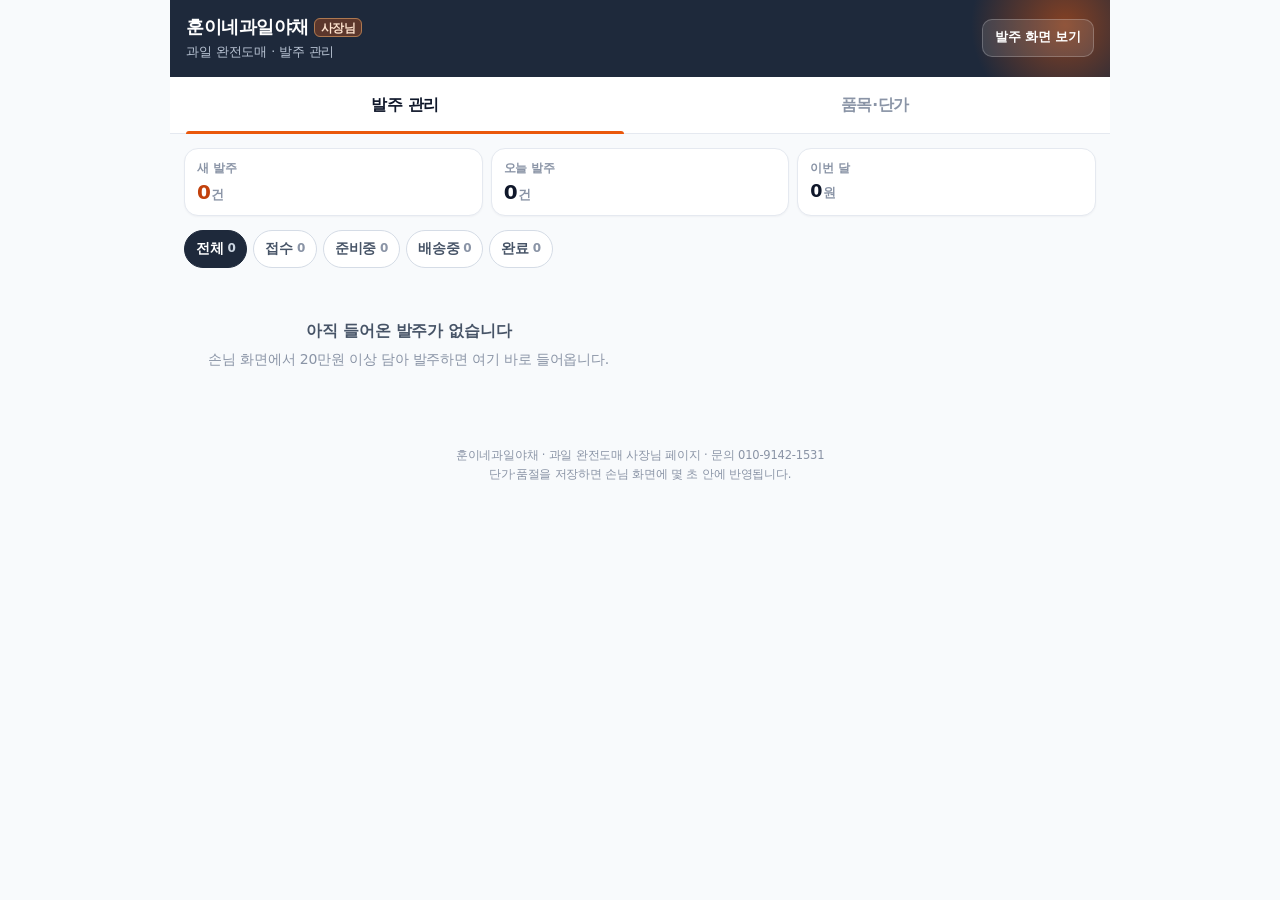
<file: fruit-wholesale-admin.html>
<!DOCTYPE html>
<html lang="ko">
<head>
<meta charset="utf-8">
<meta name="viewport" content="width=device-width, initial-scale=1, viewport-fit=cover">
<meta name="theme-color" content="#1E293B">
<title>훈이네과일야채 과일 완전도매 | 사장님</title>
<meta name="description" content="훈이네과일야채 과일 완전도매 사장님 페이지. 들어온 박스 발주 확인·상태 변경, 품목별 단가·품절·최소주문금액 관리.">
<link rel="preconnect" href="https://hiulxicbowkffoxjtvye.supabase.co" crossorigin>
<link rel="icon" href="data:image/svg+xml,%3Csvg xmlns='http://www.w3.org/2000/svg' viewBox='0 0 64 64'%3E%3Crect width='64' height='64' rx='16' fill='%232E6B3B'/%3E%3Ctext x='32' y='44' font-size='34' font-weight='800' text-anchor='middle' fill='%23fff' font-family='Apple SD Gothic Neo,Malgun Gothic,sans-serif'%3E훈%3C/text%3E%3C/svg%3E">
<style>
*{box-sizing:border-box}
:root{
  --navy:#1E293B; --navy-2:#0F172A;
  --orange:#EA580C; --orange-d:#C2410C; --orange-l:#FFF2E8; --orange-line:#FCD9BC;
  --bg:#F8FAFC; --card:#fff; --line:#E5E9F0; --line-2:#D5DCE6;
  --ink:#0F172A; --ink2:#475467; --ink3:#8A94A6;
  --green:#0F7B3F; --green-l:#E8F7EE;
  --blue:#0B63A8; --blue-l:#E7F3FF;
  --sh:0 1px 2px rgba(15,23,42,.05),0 8px 22px rgba(15,23,42,.05);
  --r:16px;
}
html{-webkit-text-size-adjust:100%}
[hidden]{display:none !important}
html,body{margin:0}
body{background:var(--bg);color:var(--ink);line-height:1.45;
  font-family:-apple-system,BlinkMacSystemFont,"Apple SD Gothic Neo","Malgun Gothic","Noto Sans KR",system-ui,sans-serif;
  -webkit-font-smoothing:antialiased;word-break:keep-all;overflow-wrap:break-word;letter-spacing:-.1px}
body.lock{overflow:hidden}
img{display:block;max-width:100%}
button{font:inherit;color:inherit;border:0;background:none;cursor:pointer;padding:0;-webkit-tap-highlight-color:transparent}
input{font:inherit;color:inherit}
a{color:inherit;text-decoration:none}

.app{max-width:940px;margin:0 auto;min-height:100vh;padding-bottom:40px}

/* 헤더 */
.hd{background:var(--navy);color:#fff;padding:14px 16px 16px;position:relative;overflow:hidden}
.hd::after{content:"";position:absolute;right:-50px;top:-70px;width:190px;height:190px;border-radius:50%;
  background:radial-gradient(circle,rgba(234,88,12,.5),rgba(234,88,12,0) 70%)}
.hd-row{display:flex;align-items:center;gap:10px;position:relative;z-index:1}
.hd-name{font-size:18px;font-weight:800;letter-spacing:-.5px}
.hd-name em{font-style:normal;font-size:11.5px;font-weight:800;color:#FFE4CF;background:rgba(234,88,12,.3);
  border:1px solid rgba(253,186,116,.5);border-radius:6px;padding:1.5px 6px;margin-left:5px;vertical-align:2px}
.hd-sub{margin-top:3px;font-size:12.5px;color:#B9C4D4}
.hd-link{margin-left:auto;height:38px;padding:0 12px;border-radius:10px;background:rgba(255,255,255,.11);
  border:1px solid rgba(255,255,255,.22);color:#fff;font-size:13px;font-weight:800;display:inline-flex;
  align-items:center;gap:4px;flex:0 0 auto}

/* 탭 */
.tabs{position:sticky;top:0;z-index:30;background:#fff;border-bottom:1px solid var(--line);display:flex}
.tabs button{flex:1 1 0;height:56px;font-size:15.5px;font-weight:800;color:var(--ink3);position:relative;
  display:flex;align-items:center;justify-content:center;gap:6px;letter-spacing:-.3px}
.tabs button.on{color:var(--ink)}
.tabs button.on::after{content:"";position:absolute;left:16px;right:16px;bottom:-1px;height:3px;
  background:var(--orange);border-radius:3px 3px 0 0}
.tabs .bubble{min-width:20px;height:20px;border-radius:10px;background:var(--orange);color:#fff;
  font-size:11.5px;font-weight:800;display:inline-flex;align-items:center;justify-content:center;padding:0 5px}

/* 요약 */
.stats{display:grid;grid-template-columns:repeat(3,1fr);gap:8px;padding:14px 14px 2px}
.stat{background:#fff;border:1px solid var(--line);border-radius:14px;padding:11px 12px;box-shadow:0 1px 2px rgba(15,23,42,.04)}
.stat .lb{font-size:12px;font-weight:800;color:var(--ink3);letter-spacing:-.2px}
.stat .vl{margin-top:3px;font-size:20px;font-weight:800;letter-spacing:-.8px;line-height:1.15}
.stat .vl small{font-size:12.5px;font-weight:800;color:var(--ink3);margin-left:1px;letter-spacing:-.2px}
.stat.hot .vl{color:var(--orange-d)}
.stat.money .vl{font-size:17.5px}

/* 상태 필터 */
.filters{display:flex;flex-wrap:wrap;gap:6px;padding:12px 14px 4px}
.filters button{flex:0 0 auto;height:38px;padding:0 11px;border-radius:999px;border:1.5px solid var(--line-2);
  background:#fff;font-size:13.5px;font-weight:800;color:var(--ink2);display:inline-flex;align-items:center;gap:4px;letter-spacing:-.3px}
.filters button .n{font-size:12px;font-weight:800;color:var(--ink3)}
.filters button.on{background:var(--navy);border-color:var(--navy);color:#fff}
.filters button.on .n{color:#CBD5E1}

.olist{padding:10px 14px 20px;display:flex;flex-direction:column;gap:11px}
@media(min-width:980px){ .olist{display:grid;grid-template-columns:1fr 1fr;gap:13px;align-items:start} }

.ocard{background:#fff;border:1px solid var(--line);border-radius:var(--r);padding:14px;box-shadow:0 1px 2px rgba(15,23,42,.04)}
.ocard.new{border-color:var(--orange-line);box-shadow:0 0 0 3px rgba(234,88,12,.07),0 1px 2px rgba(15,23,42,.04)}
.orow{display:flex;align-items:center;gap:8px}
.oshop{font-size:17px;font-weight:800;letter-spacing:-.5px;min-width:0;overflow:hidden;text-overflow:ellipsis;white-space:nowrap}
.chip{margin-left:auto;flex:0 0 auto;font-size:12px;font-weight:800;letter-spacing:-.2px;border-radius:7px;padding:3px 8px;background:#EFF2F6;color:var(--ink2)}
.chip.s0{background:#EEF4FF;color:#2456A6}
.chip.s1{background:var(--orange-l);color:var(--orange-d)}
.chip.s2{background:var(--blue-l);color:var(--blue)}
.chip.s3{background:var(--green-l);color:var(--green)}
.ono{margin-top:3px;font-size:12px;font-weight:800;color:var(--ink3);letter-spacing:.1px;font-variant-numeric:tabular-nums}
.ometa{margin-top:5px;font-size:12.5px;color:var(--ink3);font-weight:700;letter-spacing:-.2px}
.olines{list-style:none;margin:9px 0 0;padding:9px 0 0;border-top:1px dashed #E7EBF1}
.olines li{display:flex;gap:7px;align-items:baseline;font-size:13.5px;padding:3px 0}
.olines li .nm{font-weight:800;letter-spacing:-.2px}
.olines li .sp{color:var(--ink3);font-size:12px;font-weight:700}
.olines li .qt{margin-left:auto;font-weight:800;color:var(--orange-d);flex:0 0 auto}
.olines li .am{flex:0 0 82px;text-align:right;color:var(--ink2);font-weight:700;font-variant-numeric:tabular-nums}
.ototal{display:flex;align-items:baseline;gap:6px;margin-top:9px;padding-top:9px;border-top:1px solid var(--line);font-size:13px;color:var(--ink2);font-weight:700}
.ototal b{margin-left:auto;font-size:19px;font-weight:800;color:var(--ink);letter-spacing:-.7px}
.oclient{margin-top:8px;font-size:12.5px;color:var(--ink2);line-height:1.6;letter-spacing:-.2px}
.oclient span{display:block}
.oclient b{color:var(--ink);font-weight:800}
.oclient .tel{display:inline-block;padding:1px 0;font-size:14.5px;letter-spacing:-.2px}
.omemo{margin-top:7px;font-size:12.5px;color:#7C4A12;background:#FFF8EC;border:1px solid #F7E3C3;
  border-radius:9px;padding:7px 9px;line-height:1.5;letter-spacing:-.2px}
.osteps{display:grid;grid-template-columns:repeat(4,1fr);gap:5px;margin-top:11px}
.osteps button{height:42px;border-radius:10px;border:1.5px solid var(--line-2);background:#fff;
  font-size:13.5px;font-weight:800;color:var(--ink3);letter-spacing:-.3px}
.osteps button.done{background:#F6F9FC;border-color:#E1E8F0;color:#7E8DA1}
.osteps button.now{background:var(--navy);border-color:var(--navy);color:#fff}
.osteps button.next{color:var(--ink2);border-color:var(--line-2)}
.osteps button:active{transform:scale(.985)}
.oempty{text-align:center;color:var(--ink3);font-size:14px;line-height:1.7;padding:36px 12px;letter-spacing:-.2px}
.oempty b{display:block;font-size:15.5px;color:var(--ink2);margin-bottom:4px}

/* 품목·단가 */
.panel{padding:14px 14px 20px}
.minbox{background:#fff;border:1px solid var(--line);border-radius:var(--r);padding:14px;box-shadow:0 1px 2px rgba(15,23,42,.04)}
.minbox h3{margin:0;font-size:15px;font-weight:800;letter-spacing:-.4px}
.minbox p{margin:3px 0 10px;font-size:12.5px;color:var(--ink3);letter-spacing:-.2px}
.minrow{display:flex;align-items:center;gap:8px}
.minrow input{flex:1 1 auto;min-width:0;height:50px;border:1.5px solid var(--line-2);border-radius:12px;
  padding:0 13px;font-size:17px;font-weight:800;text-align:right;outline:none;appearance:none;font-variant-numeric:tabular-nums}
.minrow input:focus{border-color:var(--navy);box-shadow:0 0 0 3px rgba(30,41,59,.08)}
.minrow .won{font-size:16px;font-weight:800;color:var(--ink2)}

.ihead{padding:16px 2px 8px}
.ihead h3{margin:0;font-size:16px;font-weight:800;letter-spacing:-.4px}
.ihead p{margin:3px 0 0;font-size:12.5px;color:var(--ink3);font-weight:700;letter-spacing:-.2px;line-height:1.5}

.ilist{display:flex;flex-direction:column;gap:9px}
.irow{display:grid;grid-template-columns:52px 1fr auto;gap:10px;align-items:center;background:#fff;
  border:1px solid var(--line);border-radius:14px;padding:10px 11px;box-shadow:0 1px 2px rgba(15,23,42,.04)}
.irow .th{width:52px;height:52px;border-radius:10px;overflow:hidden;background:#F1F4F8}
.irow .th img{width:100%;height:100%;object-fit:cover}
.irow .nm{font-size:15px;font-weight:800;letter-spacing:-.3px;min-width:0;overflow:hidden;text-overflow:ellipsis;white-space:nowrap}
.irow .sp{font-size:12px;color:var(--ink3);font-weight:700;margin-top:1px}
.irow .pr{display:flex;align-items:center;gap:5px}
.irow .pr input{width:104px;height:44px;border:1.5px solid var(--line-2);border-radius:10px;padding:0 9px;
  font-size:15px;font-weight:800;text-align:right;outline:none;appearance:none;font-variant-numeric:tabular-nums}
.irow .pr input:focus{border-color:var(--navy);box-shadow:0 0 0 3px rgba(30,41,59,.08)}
.irow .pr .u{font-size:13px;font-weight:800;color:var(--ink3)}
.irow.sold .th img{filter:grayscale(.8);opacity:.7}
.irow.sold .nm{color:var(--ink3)}
.tglrow{grid-column:1 / -1;display:flex;align-items:center;gap:8px;padding-top:8px;border-top:1px dashed #EDF0F5;margin-top:2px}
.tgl{width:52px;height:30px;border-radius:15px;background:#E3E9F1;position:relative;transition:background .14s;flex:0 0 auto}
.tgl::after{content:"";position:absolute;top:3px;left:3px;width:24px;height:24px;border-radius:50%;background:#fff;
  box-shadow:0 1px 3px rgba(15,23,42,.2);transition:transform .14s}
.tgl.on{background:var(--orange)}
.tgl.on::after{transform:translateX(22px)}
.tgl-lb{font-size:13px;font-weight:800;color:var(--ink2);letter-spacing:-.2px}
.tgl-lb.on{color:var(--orange-d)}
.savebar{position:sticky;bottom:0;background:var(--bg);padding:12px 0 6px;margin-top:14px;
  border-top:1px solid var(--line);box-shadow:0 -6px 14px rgba(248,250,252,.9)}
.savebar .row{display:flex;gap:8px;align-items:center}
.savebar .dirty{font-size:12.5px;font-weight:800;color:var(--orange-d);letter-spacing:-.2px}
.primary{flex:1 1 auto;height:54px;border-radius:13px;background:var(--orange);color:#fff;font-size:17px;
  font-weight:800;letter-spacing:-.4px;box-shadow:0 6px 16px rgba(234,88,12,.24)}
.primary:active{background:var(--orange-d)}
.ghost{flex:0 0 auto;height:54px;padding:0 16px;border-radius:13px;border:1.5px solid var(--line-2);
  background:#fff;font-size:15px;font-weight:800;color:var(--ink2)}

.toast{position:fixed;left:50%;bottom:22px;transform:translateX(-50%) translateY(8px);z-index:80;
  background:rgba(15,23,42,.94);color:#fff;font-size:14px;font-weight:800;letter-spacing:-.3px;border-radius:12px;
  padding:11px 16px;opacity:0;pointer-events:none;transition:opacity .16s,transform .16s;max-width:88vw;text-align:center}
.toast.on{opacity:1;transform:translateX(-50%) translateY(0)}
.ft{padding:18px 14px 26px;text-align:center;font-size:11.5px;color:var(--ink3);line-height:1.7;letter-spacing:-.2px}
.sync{font-size:11.5px;font-weight:800;color:var(--ink3);letter-spacing:-.2px}
.sync.off{color:#B45309}

/* ── 모바일 편의 패치 (2026-11-24) — 손가락 터치 영역·작은 글씨 가독성 ── */
@media (max-width:820px),(pointer:coarse){
  .hd-link{height:44px;display:inline-flex;align-items:center}
  .filters button{height:44px;font-size:14px}
  .irow .th{width:56px;height:56px}
}
</style>
</head>
<body>
<div class="app">
  <header class="hd">
    <div class="hd-row">
      <div>
        <div class="hd-name">훈이네과일야채<em>사장님</em></div>
        <div class="hd-sub">과일 완전도매 · 발주 관리</div>
      </div>
      <a class="hd-link" href="fruit-wholesale.html">발주 화면 보기</a>
    </div>
  </header>

  <nav class="tabs">
    <button type="button" data-tab="orders" class="on">발주 관리 <span class="bubble" id="tabNew" hidden>0</span></button>
    <button type="button" data-tab="items">품목·단가</button>
  </nav>

  <section id="tab-orders">
    <div class="stats" id="stats"></div>
    <div class="filters" id="filters"></div>
    <div class="olist" id="olist"></div>
  </section>

  <section id="tab-items" hidden>
    <div class="panel">
      <div class="minbox">
        <h3>최소 발주금액</h3>
        <p>손님 화면에서 이 금액이 넘어야 발주 버튼이 열립니다.</p>
        <div class="minrow">
          <input id="minOrder" type="text" inputmode="numeric" value="200000" aria-label="최소 발주금액">
          <span class="won">원</span>
        </div>
      </div>
      <div class="ihead"><h3>품목 12종 · 박스 단가</h3><p>단가를 고치고 품절을 켜 두면 손님 화면에 바로 반영됩니다.</p></div>
      <div class="ilist" id="ilist"></div>
      <div class="savebar">
        <div class="row">
          <button class="primary" type="button" id="btnSave">단가·품절 저장</button>
          <button class="ghost" type="button" id="btnReset">되돌리기</button>
        </div>
        <div style="margin-top:7px"><span class="dirty" id="dirty"></span> <span class="sync" id="syncState"></span></div>
      </div>
    </div>
  </section>

  <footer class="ft">
    훈이네과일야채 · 과일 완전도매 사장님 페이지 · 문의 010-9142-1531<br>
    단가·품절을 저장하면 손님 화면에 몇 초 안에 반영됩니다.
  </footer>
</div>

<div class="toast" id="toast" role="status"></div>

<script>
/* ═══════════════════════════════════════════════════════════════════
   공용 코드 — 손님 발주 화면(fruit-wholesale.html)과 사장님 화면
   (fruit-wholesale-admin.html)이 같은 품목·단가·발주서를 쓰도록 함께 쓴다.
   ═══════════════════════════════════════════════════════════════════ */

var SHOP_NAME  = "훈이네과일야채";
var SHOP_LINE  = "과일 완전도매";
var SHOP_PHONE = "010-9142-1531";

/* ── 카테고리 (과일만) ─────────────────────────────────────────── */
var CATS = [
  { key: "all",    label: "전체",        icon: "📦" },
  { key: "berry",  label: "딸기·베리",   icon: "🍓" },
  { key: "citrus", label: "감귤·만감",   icon: "🍊" },
  { key: "pome",   label: "사과·배·감",  icon: "🍎" },
  { key: "grape",  label: "포도·수입과일", icon: "🍇" }
];

/* ── 도매 박스 품목 12종 ────────────────────────────────────────────
   weight = 박스 중량(kg) · spec = 박스 규격 · grade = 등급
   사장님 페이지에서 단가·품절을 바꾸면 카탈로그(공용 저장소)에 저장된다. */
var ITEMS = [
  { id: "strawberry", name: "설향 딸기",    cat: "berry",  img: "strawberry",
    grade: "특",     spec: "2kg 박스",   weight: 2,   origin: "논산",     price: 38000,
    sub: "4x5 2팩 · 당도 선별", badge: "마트 인기" },

  { id: "blueberry",  name: "블루베리",     cat: "berry",  img: "blueberry",
    grade: "특",     spec: "1.5kg 박스", weight: 1.5, origin: "칠레",     price: 32000,
    sub: "125g 12팩 · 냉장" },

  { id: "tangerine",  name: "제주 노지감귤", cat: "citrus", img: "tangerine",
    grade: "특",     spec: "10kg 박스",  weight: 10,  origin: "제주",     price: 23000,
    sub: "2L 사이즈 · 흠과 선별", badge: "식당 인기" },

  { id: "goldenhwang", name: "황금향",      cat: "citrus", img: "goldenhwang",
    grade: "로얄과", spec: "5kg 박스",   weight: 5,   origin: "제주",     price: 33000,
    sub: "12~14과 · 산지 선과" },

  { id: "hallabong",  name: "한라봉",       cat: "citrus", img: "orange",
    grade: "로얄과", spec: "5kg 박스",   weight: 5,   origin: "제주",     price: 36000,
    sub: "14~16과 · 당도 선별", badge: "선물 인기" },

  { id: "apple",      name: "안동 부사사과", cat: "pome",   img: "apple",
    grade: "특",     spec: "10kg 박스",  weight: 10,  origin: "안동",     price: 42000,
    sub: "14~16과 · 3번 선별", badge: "마트 인기" },

  { id: "pear",       name: "나주 신고배",  cat: "pome",   img: "pear",
    grade: "로얄과", spec: "7.5kg 박스", weight: 7.5, origin: "나주",     price: 39000,
    sub: "12과 · 왕알 선별" },

  { id: "persimmon",  name: "창원 단감",    cat: "pome",   img: "persimmon",
    grade: "특",     spec: "10kg 박스",  weight: 10,  origin: "창원",     price: 34000,
    sub: "20~22과 · 아삭한 식감" },

  { id: "shine",      name: "샤인머스켓",    cat: "grape",  img: "shine",
    grade: "로얄과", spec: "2kg 박스",   weight: 2,   origin: "상주",     price: 41000,
    sub: "4~5수 · 당도 18브릭스", badge: "인기" },

  { id: "campbell",   name: "캠벨포도",     cat: "grape",  img: "campbell",
    grade: "특",     spec: "5kg 박스",   weight: 5,   origin: "영천",     price: 28000,
    sub: "송이 8~9개" },

  { id: "mango",      name: "골드망고",     cat: "grape",  img: "mango",
    grade: "특",     spec: "5kg 박스",   weight: 5,   origin: "태국",     price: 35000,
    sub: "4~5과 · 후숙 완료" },

  { id: "kiwi",       name: "골드키위",     cat: "grape",  img: "kiwi",
    grade: "특",     spec: "10kg 박스",  weight: 10,  origin: "뉴질랜드", price: 33000,
    sub: "30~33과 · 제스프리" }
];

/* ── 발주 진행 상태 ─────────────────────────────────────────────── */
var STATUS = [
  { key: "received",  label: "접수",   short: "접수" },
  { key: "preparing", label: "준비중", short: "준비" },
  { key: "shipping",  label: "배송중", short: "배송" },
  { key: "done",      label: "완료",   short: "완료" }
];
function statusInfo(key){
  for (var i = 0; i < STATUS.length; i++) if (STATUS[i].key === key) return { s: STATUS[i], idx: i };
  return { s: STATUS[0], idx: 0 };
}
function statusIdx(key){ return statusInfo(key).idx; }

var PAYS = [
  { key: "transfer", label: "계좌이체",        note: "발주 확인 후 계좌 안내" },
  { key: "credit",   label: "거래처 정산 협의", note: "정산일은 사장님과 협의" }
];
function payLabel(key){
  for (var i = 0; i < PAYS.length; i++) if (PAYS[i].key === key) return PAYS[i].label;
  return PAYS[0].label;
}

/* ── 저장 키 ────────────────────────────────────────────────────── */
var MIN_ORDER_DEFAULT = 200000;
var CAT_KEY   = "hoonie_fw_catalog_v1";  // 사장님이 고친 단가·품절·최소주문금액
var ORD_KEY   = "hoonie_fw_orders_v1";   // 이 기기가 아는 발주서 (손님은 자기 것만)
var MINE_KEY  = "hoonie_fw_mine_v1";     // 이 기기에서 넣은 발주번호
var CUST_KEY  = "hoonie_fw_customer_v1"; // 최근 발주한 상호·연락처·주소

/* ── 공용 저장소 (Supabase app_state) ─────────────────────────────
   기기 저장소는 빠른 캐시로 두고, 사장님 화면과 손님 화면이 다른 기기여도
   같은 단가·발주서를 보도록 공용 DB에도 함께 저장한다.
   인터넷이 없거나 file:// 로 열면 이 기기 저장소만으로 그대로 동작한다. */
var SB_URL      = "https://hiulxicbowkffoxjtvye.supabase.co";
var SB_KEY      = "sb_publishable_89p69vS6pSVQBJfImjKMrw__mvxKVg3";
var SB_CATALOG  = "fruit_wholesale_catalog";
var SB_ORDERS   = "fruit_wholesale_orders";
var SB_POLL_MS  = 5000;
var FORCE_OFFLINE = false;

/* 테스트·점검용: 공용 DB 접속을 끄고 이 기기 저장소만 쓴다 */
function offline(){ FORCE_OFFLINE = true; }
function setOffline(v){ FORCE_OFFLINE = !!v; }
function sbOn(){
  return !FORCE_OFFLINE && !!window.fetch && /^https?:$/.test(location.protocol);
}
function sbCall(path, opt){
  opt = opt || {};
  opt.headers = { "apikey": SB_KEY, "Authorization": "Bearer " + SB_KEY,
                  "Content-Type": "application/json" };
  if (opt.headersExtra) { for (var k in opt.headersExtra) opt.headers[k] = opt.headersExtra[k]; delete opt.headersExtra; }
  if (opt.cache === false) opt.cache = "no-store";
  return fetch(SB_URL + "/rest/v1/" + path, opt).then(function(r){
    if (!r.ok) throw new Error("supabase " + r.status);
    if (r.status === 204) return null;
    var ct = r.headers.get("content-type") || "";
    return ct.indexOf("json") > -1 ? r.json() : null;
  });
}
function sbGet(key){
  return sbCall("app_state?key=eq." + encodeURIComponent(key) + "&select=value", { cache: false })
    .then(function(rows){ return (rows && rows[0]) ? rows[0].value : null; });
}
function sbPut(key, doc){
  return sbCall("app_state", {
    method: "POST",
    headersExtra: { "Prefer": "resolution=merge-duplicates,return=minimal" },
    body: JSON.stringify([{ key: key, value: doc, updated_at: new Date().toISOString() }])
  });
}

/* 공용 DB 쓰기는 한 줄로 세워 보낸다 — 빠르게 두 번 누르면
   읽기·쓰기가 엇갈려 이전 상태가 마지막에 남는 일을 막는다. */
var pushQ = Promise.resolve();
function sbQueue(fn){
  pushQ = pushQ.then(fn, fn);
  return pushQ;
}

/* ── 기기 저장소 ────────────────────────────────────────────────── */
function readDoc(key, dflt){
  try {
    var v = JSON.parse(localStorage.getItem(key) || "null");
    return (v && typeof v === "object") ? v : dflt;
  } catch (e) { return dflt; }
}
function writeDoc(key, v){
  try { localStorage.setItem(key, JSON.stringify(v)); } catch (e) {}
}

/* ── 카탈로그: 단가·품절·최소주문금액 ──────────────────────────── */
function defaultCat(){ return { minOrder: MIN_ORDER_DEFAULT, items: {}, updatedAt: 0 }; }
function loadCat(){
  var d = readDoc(CAT_KEY, defaultCat());
  if (!d.items) d.items = {};
  if (!d.minOrder) d.minOrder = MIN_ORDER_DEFAULT;
  return d;
}
function saveCat(doc){ writeDoc(CAT_KEY, doc); }
function baseItem(id){
  for (var i = 0; i < ITEMS.length; i++) if (ITEMS[i].id === id) return ITEMS[i];
  return null;
}
function itemPrice(id){
  var ov = (loadCat().items || {})[id] || {};
  if (ov.price != null && ov.price !== "") return Number(ov.price);
  var b = baseItem(id);
  return b ? b.price : 0;
}
function itemSoldOut(id){
  var ov = (loadCat().items || {})[id] || {};
  return !!ov.soldout;
}
function minOrder(){ return Number(loadCat().minOrder || MIN_ORDER_DEFAULT); }
function catalogPush(doc){
  doc.updatedAt = Date.now();
  saveCat(doc);
  if (!sbOn()) return Promise.resolve(false);
  return sbQueue(function(){
    return sbPut(SB_CATALOG, doc).then(function(){ return true; }).catch(function(){ return false; });
  });
}
/* 화면에 마지막으로 반영한 카탈로그 시각.
   같은 브라우저에 손님·사장님 화면을 같이 열어 두면 기기 저장소(localStorage)를
   함께 쓰기 때문에, 서버 시각 비교만으로는 놓칠 수 있어 시각 자체가 바뀌었는지도 본다. */
var lastCatAt = -1;
function catalogFresh(){
  var at = Number(loadCat().updatedAt || 0);
  if (at === lastCatAt) return false;
  lastCatAt = at;
  return true;
}

function catalogPull(){
  if (!sbOn()) return Promise.resolve(false);
  return sbGet(SB_CATALOG).then(function(remote){
    if (!remote || !remote.items) return false;
    var local = loadCat();
    if (Number(remote.updatedAt || 0) <= Number(local.updatedAt || 0)) return false;
    saveCat(remote);
    return true;
  }).catch(function(){ return false; });
}

/* ── 발주서 ─────────────────────────────────────────────────────── */
function loadOrders(){
  var d = readDoc(ORD_KEY, { orders: [], updatedAt: 0 });
  if (!d.orders) d.orders = [];
  return d;
}
function saveOrders(doc){ writeDoc(ORD_KEY, doc); }
function loadMine(){
  var m = readDoc(MINE_KEY, { nos: [] });
  return (m && m.nos) ? m.nos : [];
}
function addMine(no){
  var nos = loadMine();
  if (nos.indexOf(no) === -1) nos.unshift(no);
  writeDoc(MINE_KEY, { nos: nos.slice(0, 100) });
}
function mergeOrderLists(base, incoming){
  var map = {}, i;
  for (i = 0; i < base.length; i++) map[base[i].no] = base[i];
  var changed = false;
  for (i = 0; i < incoming.length; i++) {
    var o = incoming[i], cur = map[o.no];
    if (!cur) { map[o.no] = o; changed = true; continue; }
    if (Number(o.statusAt || 0) > Number(cur.statusAt || 0) || Number(o.updatedAt || 0) > Number(cur.updatedAt || 0)) {
      map[o.no] = o; changed = true;
    }
  }
  var list = [];
  for (var k in map) if (map.hasOwnProperty(k)) list.push(map[k]);
  list.sort(function(a, b){ return Number(b.at || 0) - Number(a.at || 0); });
  return { list: list, changed: changed };
}
/* 손님 화면은 내 발주만, 사장님 화면은 전부 남긴다 */
var KEEP_ALL_ORDERS = false;
function orderPushDoc(){
  var local = loadOrders();
  saveOrders(local);
  if (!sbOn()) return Promise.resolve(false);
  return sbGet(SB_ORDERS).then(function(remote){
    var rList = (remote && remote.orders) ? remote.orders : [];
    var merged = mergeOrderLists(rList, local.orders);
    var doc = { orders: merged.list.slice(0, 400), updatedAt: Date.now() };
    return sbPut(SB_ORDERS, doc).then(function(){ return true; });
  }).catch(function(){ return false; });
}
function orderPull(){
  if (!sbOn()) return Promise.resolve(false);
  return sbGet(SB_ORDERS).then(function(remote){
    if (!remote || !remote.orders || !remote.orders.length) return false;
    var mine = loadMine();
    var keep = KEEP_ALL_ORDERS ? remote.orders : remote.orders.filter(function(o){
      return mine.indexOf(o.no) > -1;
    });
    var local = loadOrders();
    var merged = mergeOrderLists(local.orders, keep);
    if (!merged.changed) return false;
    saveOrders({ orders: merged.list, updatedAt: Date.now() });
    return true;
  }).catch(function(){ return false; });
}
/* 발주 접수: 이 기기 저장 → 공용 DB */
function orderAdd(o){
  var local = loadOrders();
  var merged = mergeOrderLists(local.orders, [o]);
  saveOrders({ orders: merged.list, updatedAt: Date.now() });
  addMine(o.no);
  if (!sbOn()) return Promise.resolve(false);
  return sbQueue(orderPushDoc);
}
/* 사장님 상태 변경: 이 기기 저장 → 공용 DB */
function orderSetStatus(no, st){
  var local = loadOrders(), hit = null;
  for (var i = 0; i < local.orders.length; i++){
    if (local.orders[i].no === no){
      local.orders[i].status = st;
      local.orders[i].statusAt = Date.now();
      hit = local.orders[i];
    }
  }
  saveOrders(local);
  if (!sbOn() || !hit) return Promise.resolve(false);
  return sbQueue(function(){ return sbGet(SB_ORDERS).then(function(remote){
    var doc = remote || { orders: [] };
    if (!doc.orders) doc.orders = [];
    var found = false;
    for (var j = 0; j < doc.orders.length; j++){
      if (doc.orders[j].no === no){
        doc.orders[j].status = st;
        doc.orders[j].statusAt = hit.statusAt;
        found = true;
      }
    }
    if (!found) doc.orders.unshift(hit);
    doc.updatedAt = Date.now();
    return sbPut(SB_ORDERS, doc).then(function(){ return true; });
  }).catch(function(){ return false; });
  });
}

/* ── 화면 공통 유틸 ─────────────────────────────────────────────── */
function esc(s){
  return String(s == null ? "" : s)
    .replace(/&/g, "&amp;").replace(/</g, "&lt;").replace(/>/g, "&gt;")
    .replace(/"/g, "&quot;").replace(/'/g, "&#39;");
}
function won(n){
  var v = Math.round(Number(n || 0));
  return String(v).replace(/\B(?=(\d{3})+(?!\d))/g, ",");
}
function kgText(n){
  var v = Math.round(Number(n || 0) * 10) / 10;
  return (v % 1 === 0 ? String(v) : v.toFixed(1)) + "kg";
}
function pad2(n){ return (n < 10 ? "0" : "") + n; }
function ymd(d){
  d = d || new Date();
  return d.getFullYear() + "-" + pad2(d.getMonth() + 1) + "-" + pad2(d.getDate());
}
function mdText(s){
  if (!s) return "-";
  var p = String(s).split("-");
  if (p.length < 3) return s;
  return Number(p[1]) + "/" + Number(p[2]);
}
function dtText(ts){
  if (!ts) return "";
  var d = new Date(Number(ts));
  return (d.getMonth() + 1) + "/" + d.getDate() + " " + pad2(d.getHours()) + ":" + pad2(d.getMinutes());
}
function digits(s){ return String(s || "").replace(/[^0-9]/g, ""); }
function tomorrowISO(){
  var d = new Date();
  d.setDate(d.getDate() + 1);
  return ymd(d);
}
function orderNo(){
  var d = new Date();
  return "FW" + d.getFullYear() + pad2(d.getMonth() + 1) + pad2(d.getDate())
       + "-" + String(Math.floor(Math.random() * 9000) + 1000);
}
function itemsText(lines){
  return lines.map(function(l){ return l.name + " " + l.qty + "박스"; }).join(" · ");
}

/* 화면 아래 짧은 안내 */
var toastTimer = null;
function toast(msg){
  var el = document.getElementById("toast");
  if (!el) return;
  el.textContent = msg;
  el.classList.add("on");
  clearTimeout(toastTimer);
  toastTimer = setTimeout(function(){ el.classList.remove("on"); }, 2600);
}

</script>
<script>
/* ═════════════ 사장님 화면 ═════════════ */
KEEP_ALL_ORDERS = true;   /* 사장님 화면은 들어온 발주 전부를 본다 */

var IMG = {
  strawberry: "img/fruit/strawberry.webp",
  blueberry: "img/fruit/blueberry.webp",
  tangerine: "img/fruit/tangerine.webp",
  goldenhwang: "img/fruit/goldenhwang.webp",
  orange: "img/fruit/orange.webp",
  apple: "img/fruit/apple.webp",
  pear: "img/fruit/pear.webp",
  persimmon: "img/fruit/persimmon.webp",
  shine: "img/fruit/shine.webp",
  campbell: "img/fruit/campbell.webp",
  mango: "img/fruit/mango.webp",
  kiwi: "img/fruit/kiwi.webp"
};

var state = { tab: "orders", filter: "all", dirty: false, editing: false };

function orders(){ return loadOrders().orders; }

/* ── 발주 목록 ── */
function todayStr(){ return ymd(); }
function monthStr(){ var d = new Date(); return d.getFullYear() + "-" + pad2(d.getMonth() + 1); }
function renderStats(){
  var list = orders(), waiting = 0, today = 0, monthSum = 0;
  list.forEach(function(o){
    if ((o.status || "received") === "received") waiting++;
    var d = o.shipDate || "";
    if (String(o.no || "").indexOf("FW" + todayStr().replace(/-/g, "")) === 0) today++;
    if (String(o.no || "").indexOf("FW" + monthStr().replace(/-/g, "")) === 0) monthSum += Number(o.total || 0);
  });
  document.getElementById("stats").innerHTML =
      '<div class="stat hot"><div class="lb">새 발주</div><div class="vl">' + waiting + '<small>건</small></div></div>'
    + '<div class="stat"><div class="lb">오늘 발주</div><div class="vl">' + today + '<small>건</small></div></div>'
    + '<div class="stat money"><div class="lb">이번 달</div><div class="vl">' + won(monthSum) + '<small>원</small></div></div>';
  var tb = document.getElementById("tabNew");
  if (waiting) { tb.hidden = false; tb.textContent = waiting; } else { tb.hidden = true; }
}
function renderFilters(){
  var list = orders(), counts = { all: list.length };
  STATUS.forEach(function(s){ counts[s.key] = 0; });
  list.forEach(function(o){ var k = o.status || "received"; counts[k] = (counts[k] || 0) + 1; });
  var h = '<button type="button" data-f="all" class="' + (state.filter === "all" ? "on" : "") + '">전체 <span class="n">' + counts.all + '</span></button>';
  STATUS.forEach(function(s){
    h += '<button type="button" data-f="' + s.key + '" class="' + (state.filter === s.key ? "on" : "") + '">'
       + s.label + ' <span class="n">' + (counts[s.key] || 0) + '</span></button>';
  });
  document.getElementById("filters").innerHTML = h;
}
function renderOrders(){
  var list = orders().filter(function(o){
    return state.filter === "all" || (o.status || "received") === state.filter;
  });
  var el = document.getElementById("olist");
  if (!list.length) {
    el.innerHTML = '<div class="oempty"><b>아직 들어온 발주가 없습니다</b>'
      + '손님 화면에서 20만원 이상 담아 발주하면 여기 바로 들어옵니다.</div>';
    return;
  }
  el.innerHTML = list.map(function(o){
    var st = statusInfo(o.status), idx = st.idx;
    var steps = STATUS.map(function(s, i){
      var cls = i < idx ? "done" : (i === idx ? "now" : "next");
      return '<button type="button" class="' + cls + '" data-no="' + esc(o.no) + '" data-st="' + s.key + '"'
           + (i === idx ? ' aria-current="step"' : '') + '>' + s.label + '</button>';
    }).join("");
    var lines = (o.items || []).map(function(l){
      return '<li><span class="nm">' + esc(l.name) + '</span><span class="sp">' + esc(l.spec) + '</span>'
           + '<span class="qt">' + l.qty + '박스</span><span class="am">' + won(l.sum) + '원</span></li>';
    }).join("");
    return '<article class="ocard' + (idx === 0 ? ' new' : '') + '">'
      + '<div class="orow"><span class="oshop">' + esc(o.shop) + '</span>'
      +   '<span class="chip s' + idx + '">' + st.s.label + '</span></div>'
      + '<div class="ono">' + esc(o.no) + '</div>'
      + '<div class="ometa">' + dtText(o.at) + ' 접수 · ' + esc(payLabel(o.pay))
      +   ' · 배송 ' + (o.shipDate ? mdText(o.shipDate) : "협의") + '</div>'
      + '<ul class="olines">' + lines + '</ul>'
      + '<div class="ototal">총 ' + Number(o.kinds || (o.items || []).length) + '종 · ' + kgText(o.kg) + '<b>' + won(o.total) + '원</b></div>'
      + '<div class="oclient"><span>☎ <a class="tel" href="tel:' + esc(digits(o.phone)) + '"><b>' + esc(o.phone) + '</b></a></span>'
      + '<span>📍 ' + esc(o.addr) + '</span></div>'
      + (o.memo ? '<div class="omemo">“' + esc(o.memo) + '”</div>' : '')
      + '<div class="osteps">' + steps + '</div>'
      + '</article>';
  }).join("");
}

/* ── 품목·단가 ── */
function renderItems(){
  var h = "";
  ITEMS.forEach(function(it){
    var sold = itemSoldOut(it.id), price = itemPrice(it.id);
    h += '<div class="irow' + (sold ? ' sold' : '') + '" data-row="' + it.id + '">'
      +  '<div class="th"><img src="' + IMG[it.img] + '" alt="" loading="lazy" decoding="async"></div>'
      +  '<div><div class="nm">' + esc(it.name) + '</div>'
      +    '<div class="sp">' + esc(it.grade) + ' · ' + esc(it.spec) + ' · ' + esc(it.origin) + '</div></div>'
      +  '<div class="pr"><input type="text" inputmode="numeric" data-price="' + it.id + '" value="' + won(price) + '" aria-label="' + esc(it.name) + ' 박스 단가"><span class="u">원</span></div>'
      +  '<div class="tglrow">'
      +    '<button type="button" class="tgl' + (sold ? ' on' : '') + '" data-sold="' + it.id + '" role="switch" aria-checked="' + (sold ? "true" : "false") + '" aria-label="' + esc(it.name) + ' 품절"></button>'
      +    '<span class="tgl-lb' + (sold ? ' on' : '') + '">' + (sold ? "품절 · 손님 화면에서 담기 막힘" : "판매중") + '</span>'
      +  '</div>'
      + '</div>';
  });
  document.getElementById("ilist").innerHTML = h;
  var minEl = document.getElementById("minOrder");
  if (!state.editing) minEl.value = won(minOrder()).replace(/,/g, "");
}
function markDirty(){
  state.dirty = true;
  state.editing = true;
  document.getElementById("dirty").textContent = "저장하지 않은 변경이 있습니다";
}
function saveCatalog(){
  var doc = { minOrder: Number(digits(document.getElementById("minOrder").value) || MIN_ORDER_DEFAULT), items: {}, updatedAt: Date.now() };
  if (!doc.minOrder || doc.minOrder < 0) doc.minOrder = MIN_ORDER_DEFAULT;
  ITEMS.forEach(function(it){
    var inp = document.querySelector('[data-price="' + it.id + '"]');
    var tgl = document.querySelector('[data-sold="' + it.id + '"]');
    var p = Number(digits(inp ? inp.value : "") || 0);
    if (!p) p = it.price;
    doc.items[it.id] = { price: p, soldout: tgl ? tgl.classList.contains("on") : false };
  });
  catalogPush(doc).then(function(okPush){
    catalogFresh();
    state.dirty = false;
    state.editing = false;
    document.getElementById("dirty").textContent = "";
    document.getElementById("minOrder").value = won(doc.minOrder).replace(/,/g, "");
    renderItems(); renderSync();
    toast(okPush ? "단가·품절을 저장했습니다 · 손님 화면에 반영됩니다" : "이 기기에 저장했습니다 · 인터넷 연결되면 함께 저장됩니다");
  });
}
function renderSync(){
  var el = document.getElementById("syncState");
  if (!el) return;
  el.textContent = sbOn() ? "공용 DB 연결됨 · 기기 간 동기화" : "이 기기 저장만 (오프라인)";
  el.className = "sync" + (sbOn() ? "" : " off");
}

/* ── 이벤트 ── */
document.querySelector(".tabs").addEventListener("click", function(e){
  var b = e.target.closest("button[data-tab]");
  if (!b) return;
  state.tab = b.getAttribute("data-tab");
  Array.prototype.forEach.call(this.querySelectorAll("button"), function(x){ x.classList.toggle("on", x === b); });
  document.getElementById("tab-orders").hidden = state.tab !== "orders";
  document.getElementById("tab-items").hidden = state.tab !== "items";
  if (state.tab === "items" && !state.dirty) renderItems();
  window.scrollTo(0, 0);
});
document.getElementById("filters").addEventListener("click", function(e){
  var b = e.target.closest("button[data-f]");
  if (!b) return;
  state.filter = b.getAttribute("data-f");
  renderFilters(); renderOrders();
});
document.getElementById("olist").addEventListener("click", function(e){
  var b = e.target.closest("button[data-st]");
  if (!b) return;
  var no = b.getAttribute("data-no"), st = b.getAttribute("data-st");
  var cur = orders().filter(function(o){ return o.no === no; })[0];
  if (!cur || (cur.status || "received") === st) return;
  orderSetStatus(no, st);
  renderStats(); renderFilters(); renderOrders(); renderSync();
  toast(cur.shop + " · " + statusInfo(st).s.label + "으로 바꿨습니다");
});
document.getElementById("ilist").addEventListener("click", function(e){
  var t = e.target.closest(".tgl");
  if (!t) return;
  var on = t.classList.toggle("on");
  t.setAttribute("aria-checked", on ? "true" : "false");
  var lb = t.parentNode.querySelector(".tgl-lb");
  lb.textContent = on ? "품절 · 손님 화면에서 담기 막힘" : "판매중";
  lb.classList.toggle("on", on);
  t.closest(".irow").classList.toggle("sold", on);
  markDirty();
});
document.getElementById("ilist").addEventListener("input", function(e){
  if (!e.target.matches('input[data-price]')) return;
  var d = digits(e.target.value);
  e.target.value = d ? won(Number(d)) : "";
  markDirty();
});
document.getElementById("minOrder").addEventListener("input", function(){
  var v = digits(this.value);
  this.value = v ? won(v) : "";
  markDirty();
});
document.getElementById("btnSave").addEventListener("click", saveCatalog);
document.getElementById("btnReset").addEventListener("click", function(){
  state.editing = false;
  state.dirty = false;
  document.getElementById("dirty").textContent = "";
  renderItems();
  toast("저장된 단가로 되돌렸습니다");
});

/* ── 시작 ── */
renderStats(); renderFilters(); renderOrders(); renderItems(); renderSync();

catalogFresh();
catalogPull().then(function(){
  if (catalogFresh()) { renderItems(); renderStats(); }
});
orderPull().then(function(changed){ if (changed) { renderStats(); renderFilters(); renderOrders(); } });
setInterval(function(){
  if (document.hidden) return;
  catalogPull().then(function(){
    if (catalogFresh() && !state.dirty) { state.editing = false; renderItems(); }
  });
  orderPull().then(function(changed){ if (changed) { renderStats(); renderFilters(); renderOrders(); } });
}, SB_POLL_MS);
document.addEventListener("visibilitychange", function(){
  if (document.hidden) return;
  orderPull().then(function(changed){ if (changed) { renderStats(); renderFilters(); renderOrders(); } });
});
</script>
</body>
</html>
</file>
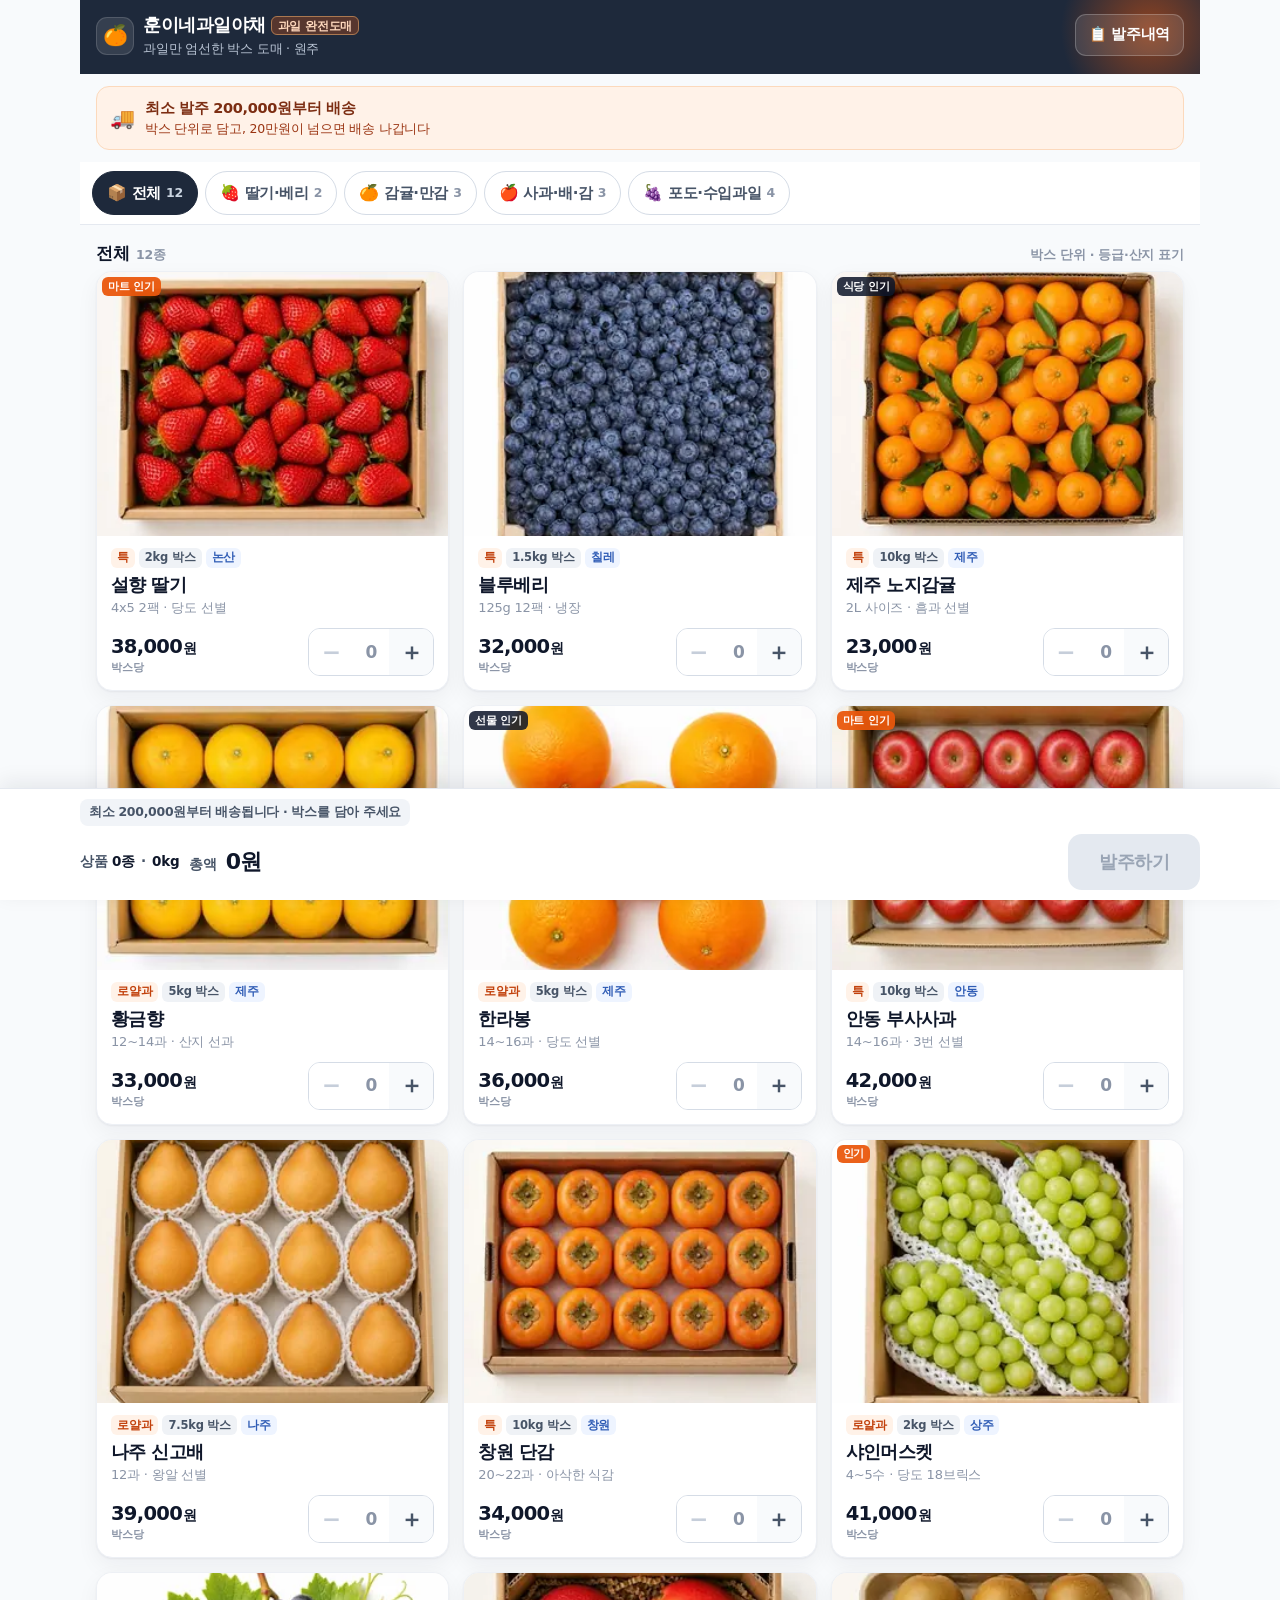
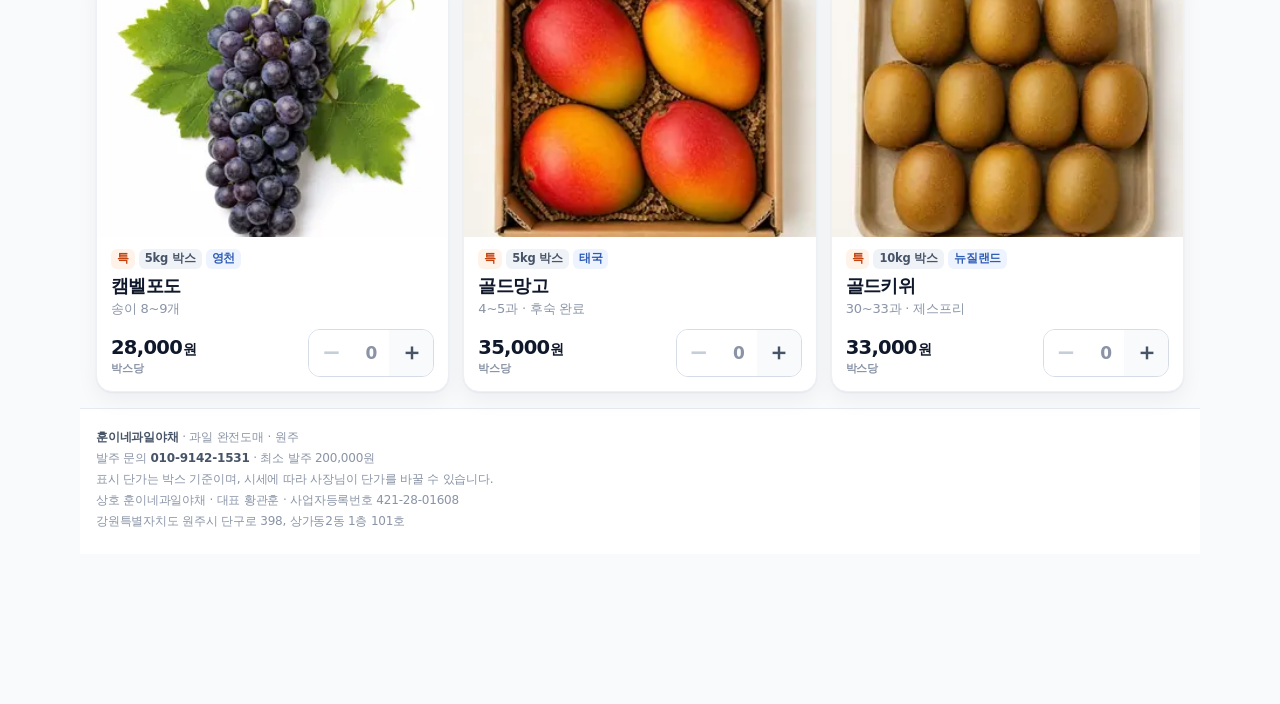
<file: fruit-wholesale.html>
<!DOCTYPE html>
<html lang="ko">
<head>
<meta charset="utf-8">
<meta name="viewport" content="width=device-width, initial-scale=1, viewport-fit=cover">
<meta name="theme-color" content="#1E293B">
<title>훈이네과일야채 과일 완전도매 | 박스 발주</title>
<meta name="description" content="원주 훈이네과일야채 과일 완전도매. 딸기·감귤·사과·배·샤인머스켓 등 과일 박스만 골라 담아 최소 20만원부터 배송. 마트·식당 사장님 발주용.">
<link rel="preconnect" href="https://hiulxicbowkffoxjtvye.supabase.co" crossorigin>
<link rel="icon" href="data:image/svg+xml,%3Csvg xmlns='http://www.w3.org/2000/svg' viewBox='0 0 64 64'%3E%3Crect width='64' height='64' rx='16' fill='%232E6B3B'/%3E%3Ctext x='32' y='44' font-size='34' font-weight='800' text-anchor='middle' fill='%23fff' font-family='Apple SD Gothic Neo,Malgun Gothic,sans-serif'%3E훈%3C/text%3E%3C/svg%3E">
<style>
*{box-sizing:border-box}
:root{
  --navy:#1E293B; --navy-2:#0F172A; --navy-3:#334155;
  --orange:#EA580C; --orange-d:#C2410C; --orange-l:#FFF2E8; --orange-line:#FCD9BC;
  --bg:#F8FAFC; --card:#fff; --line:#E5E9F0; --line-2:#D5DCE6;
  --ink:#0F172A; --ink2:#475467; --ink3:#8A94A6;
  --green:#0F7B3F; --green-l:#E8F7EE; --green-line:#B7E4C7;
  --sh:0 1px 2px rgba(15,23,42,.05),0 8px 22px rgba(15,23,42,.05);
  --r:16px;
}
html{-webkit-text-size-adjust:100%}
[hidden]{display:none !important}
html,body{margin:0}
body{
  background:var(--bg); color:var(--ink); line-height:1.45;
  font-family:-apple-system,BlinkMacSystemFont,"Apple SD Gothic Neo","Malgun Gothic","Noto Sans KR",system-ui,sans-serif;
  -webkit-font-smoothing:antialiased; word-break:keep-all; overflow-wrap:break-word;
  letter-spacing:-.1px;
}
body.lock{overflow:hidden}
img{display:block;max-width:100%}
button{font:inherit;color:inherit;border:0;background:none;cursor:pointer;padding:0;-webkit-tap-highlight-color:transparent}
input,textarea,select{font:inherit;color:inherit}
a{color:inherit;text-decoration:none}
.sr{position:absolute;width:1px;height:1px;overflow:hidden;clip:rect(0 0 0 0);white-space:nowrap}

.app{max-width:720px;margin:0 auto;background:var(--bg);min-height:100vh;padding-bottom:150px}
@media(min-width:900px){ .app{max-width:1120px} }

/* ── 헤더 ─────────────────────────────────────────── */
.hd{background:var(--navy);color:#fff;padding:14px 16px 16px;position:relative;overflow:hidden}
.hd::after{
  content:"";position:absolute;right:-40px;top:-60px;width:180px;height:180px;border-radius:50%;
  background:radial-gradient(circle,rgba(234,88,12,.55),rgba(234,88,12,0) 70%);
}
.hd-row{display:flex;align-items:flex-start;gap:10px;position:relative;z-index:1}
.hd-brand{display:flex;align-items:center;gap:9px;min-width:0}
.hd-mark{
  width:38px;height:38px;border-radius:11px;background:rgba(255,255,255,.1);
  display:grid;place-items:center;font-size:20px;flex:0 0 auto;
  box-shadow:inset 0 0 0 1px rgba(255,255,255,.14);
}
.hd-name{font-size:18px;font-weight:800;letter-spacing:-.5px;line-height:1.25}
.hd-name em{
  font-style:normal;font-size:11.5px;font-weight:800;color:#FFD9BE;background:rgba(234,88,12,.28);
  border:1px solid rgba(253,186,116,.5);border-radius:6px;padding:1.5px 6px;margin-left:5px;
  vertical-align:1.5px;letter-spacing:-.2px;white-space:nowrap;
}
.hd-sub{margin-top:3px;font-size:12.5px;color:#B9C4D4;letter-spacing:-.2px}
.hd-hist{
  margin-left:auto;flex:0 0 auto;height:42px;padding:0 13px;border-radius:11px;
  background:rgba(255,255,255,.11);border:1px solid rgba(255,255,255,.22);color:#fff;
  font-size:14.5px;font-weight:800;display:inline-flex;align-items:center;gap:5px;letter-spacing:-.3px;
}
.hd-hist:active{background:rgba(255,255,255,.2)}

/* 최소주문 안내 바 */
.minbar{
  margin:12px 16px 0;background:var(--orange-l);border:1px solid var(--orange-line);
  border-radius:13px;padding:11px 13px;display:flex;align-items:center;gap:10px;
}
.minbar .mb-ico{font-size:20px;line-height:1}
.minbar b{display:block;font-size:14.5px;font-weight:800;color:#7C2D12;letter-spacing:-.3px}
.minbar small{display:block;font-size:12.5px;color:#9A3412;margin-top:1px;letter-spacing:-.2px}

/* ── 카테고리 ──────────────────────────────────────── */
.cats{
  position:sticky;top:0;z-index:30;background:#fff;
  border-bottom:1px solid var(--line);margin-top:12px;backdrop-filter:blur(6px);
}
.cats::after{content:"";position:absolute;right:0;top:0;bottom:1px;width:24px;
  background:linear-gradient(90deg,rgba(255,255,255,0),#fff);pointer-events:none}
.cats .in{display:flex;gap:7px;overflow-x:auto;scrollbar-width:none;padding:9px 12px;
  max-width:1120px;margin:0 auto;-webkit-overflow-scrolling:touch}
.cats .in::-webkit-scrollbar{display:none}
.cats button{
  flex:0 0 auto;height:44px;padding:0 14px;border-radius:999px;border:1.5px solid var(--line-2);
  background:#fff;font-size:15px;font-weight:700;color:var(--ink2);white-space:nowrap;
  display:inline-flex;align-items:center;gap:5px;letter-spacing:-.3px;
}
.cats button .ic{font-size:16px;line-height:1}
.cats button .cnt{font-size:12.5px;font-weight:800;color:var(--ink3)}
.cats button.on{background:var(--navy);border-color:var(--navy);color:#fff}
.cats button.on .cnt{color:#CBD5E1}

/* ── 목록 머리 ─────────────────────────────────────── */
.lhead{display:flex;align-items:baseline;gap:7px;padding:16px 16px 6px}
.lhead h2{margin:0;font-size:17px;font-weight:800;letter-spacing:-.5px}
.lhead span{font-size:12.5px;color:var(--ink3);font-weight:700;letter-spacing:-.2px}
.lhead .sort{margin-left:auto;font-size:12.5px;color:var(--ink3);font-weight:700}

/* ── 상품 카드 ─────────────────────────────────────── */
.list{display:grid;grid-template-columns:1fr;gap:0;padding:0 16px 8px}
.card{
  display:grid;grid-template-columns:110px 1fr;gap:13px;background:var(--card);
  border-radius:var(--r);padding:12px;margin-bottom:10px;box-shadow:var(--sh);
  border:1px solid #EDF0F5;
}
.thumb{position:relative;width:110px;height:110px;border-radius:12px;overflow:hidden;background:#F1F4F8}
.thumb img{width:100%;height:100%;object-fit:cover}
.thumb .bdg{
  position:absolute;left:5px;top:5px;font-size:10.5px;font-weight:800;letter-spacing:-.2px;
  background:rgba(15,23,42,.86);color:#fff;border-radius:6px;padding:2.5px 6px;line-height:1.3;
}
.thumb .bdg.hot{background:rgba(234,88,12,.94)}
.soldmask{
  position:absolute;inset:0;background:rgba(15,23,42,.5);color:#fff;display:grid;place-items:center;
  font-size:15px;font-weight:800;letter-spacing:-.3px;
}
.card.sold .thumb img{filter:grayscale(.75) brightness(.9)}

.cbody{min-width:0;display:flex;flex-direction:column}
.tags{display:flex;flex-wrap:wrap;gap:4px;margin-bottom:5px}
.tg{
  font-size:11.5px;font-weight:800;letter-spacing:-.2px;line-height:1.5;
  background:#EFF2F6;color:#475467;border-radius:6px;padding:1.5px 6px;
}
.tg.grade{background:var(--orange-l);color:var(--orange-d)}
.tg.org{background:#EEF4FF;color:#2F5CB5}
.cname{margin:0;font-size:17.5px;font-weight:800;letter-spacing:-.6px;line-height:1.28}
.csub{margin:3px 0 0;font-size:13px;color:var(--ink3);letter-spacing:-.2px;
  overflow:hidden;text-overflow:ellipsis;white-space:nowrap}
.cfoot{margin-top:auto;display:flex;align-items:flex-end;gap:6px;padding-top:8px;flex-wrap:wrap}
.cp{min-width:0;flex:1 1 auto}
.cprice{font-size:19.5px;font-weight:800;letter-spacing:-.7px;line-height:1.15;color:var(--ink);white-space:nowrap;font-variant-numeric:tabular-nums}
.cprice span{font-size:13.5px;font-weight:800;margin-left:1px;letter-spacing:-.3px}
.cper{display:block;margin-top:1px;font-size:11px;font-weight:700;color:var(--ink3);letter-spacing:-.2px}

.step{margin-left:auto;display:flex;align-items:center;gap:0;flex:0 0 auto;
  border:1.5px solid var(--line-2);border-radius:12px;overflow:hidden;background:#fff}
.step button{
  width:44px;height:46px;display:grid;place-items:center;font-size:23px;font-weight:700;
  color:var(--ink2);line-height:1;background:#F8FAFC;
}
.step button:active{background:#E9EEF5}
.step button[disabled]{color:#C6CEDA;background:#fff}
.step .qn{min-width:36px;text-align:center;font-size:17px;font-weight:800;letter-spacing:-.3px;
  font-variant-numeric:tabular-nums}
.step .qn.zero{color:var(--ink3)}
.soldish{height:44px;padding:0 13px;border-radius:11px;background:#F1F4F8;color:#8A94A6;
  font-size:14px;font-weight:800;display:inline-flex;align-items:center;margin-left:auto}

@media(max-width:374px){
  .thumb{width:92px;height:92px}
  .card{grid-template-columns:92px 1fr;padding:10px;gap:11px}
  .cprice{font-size:18px}
  .step button{width:40px}
  .step .qn{min-width:32px}
}
@media(min-width:900px){
  .list{grid-template-columns:repeat(3,1fr);gap:14px}
  .card{grid-template-columns:1fr;gap:0;padding:0;overflow:hidden;margin-bottom:0}
  .thumb{width:100%;height:auto;aspect-ratio:4/3;border-radius:0}
  .cbody{padding:12px 14px 14px}
  .cname{font-size:18px}
  .cfoot{padding-top:10px}
}

/* ── 하단 고정 발주 바 ─────────────────────────────── */
.bar{
  position:fixed;left:0;right:0;bottom:0;z-index:40;background:#fff;
  border-top:1px solid var(--line);box-shadow:0 -6px 20px rgba(15,23,42,.08);
  padding:10px 14px calc(10px + env(safe-area-inset-bottom));
}
.bar-in{max-width:1120px;margin:0 auto}
.bar-main{display:flex;align-items:center;gap:12px;margin-top:8px}
.bar-info{min-width:0;flex:1 1 auto;display:flex;align-items:center;gap:10px;flex-wrap:wrap}
.bar-hint{margin:0;flex:1 1 100%}
.bar-a{display:flex;align-items:center;gap:6px;font-size:13.5px;color:var(--ink2);font-weight:700;letter-spacing:-.2px}
.bar-a b{color:var(--ink);font-weight:800}
.bar-b{font-size:14px;color:var(--ink2);font-weight:700;letter-spacing:-.2px}
.bar-b b{font-size:22px;font-weight:800;color:var(--ink);letter-spacing:-.9px;margin-left:4px}
.bar-hint{
  display:flex;align-items:center;gap:5px;width:100%;
  font-size:12.5px;font-weight:800;letter-spacing:-.3px;color:#9A3412;
  background:var(--orange-l);border-radius:8px;padding:5px 9px;line-height:1.35;
}
.bar-hint.ok{background:var(--green-l);color:var(--green)}
.bar-hint.idle{background:#F1F4F8;color:var(--ink2)}
.bar-btn{
  flex:0 0 auto;min-width:132px;height:56px;border-radius:14px;background:var(--orange);
  color:#fff;font-size:18px;font-weight:800;letter-spacing:-.5px;
  display:inline-flex;align-items:center;justify-content:center;gap:6px;
  box-shadow:0 6px 16px rgba(234,88,12,.28);
}
.bar-btn:disabled{background:#E4E9F0;color:#9AA5B5;box-shadow:none}
.bar-btn .n{font-size:14px;font-weight:800;background:rgba(255,255,255,.24);border-radius:7px;padding:1px 6px}

/* ── 모달 공통 ─────────────────────────────────────── */
.modal{position:fixed;inset:0;z-index:60;display:flex;align-items:flex-end;justify-content:center}
.modal-bd{position:absolute;inset:0;background:rgba(15,23,42,.52)}
.sheet{
  position:relative;background:#fff;width:100%;max-width:560px;border-radius:20px 20px 0 0;
  max-height:92vh;display:flex;flex-direction:column;animation:up .22s ease;overflow:hidden;
}
.sheet.wide{max-width:640px}
.sheet-hd{
  display:flex;align-items:center;gap:8px;padding:16px 18px 12px;border-bottom:1px solid var(--line);
  flex:0 0 auto;
}
.sheet-hd h2{margin:0;font-size:19px;font-weight:800;letter-spacing:-.6px}
.sheet-hd .sub{font-size:12.5px;color:var(--ink3);font-weight:700;margin-left:2px}
.sheet-hd .x{
  margin-left:auto;width:40px;height:40px;border-radius:50%;background:#F1F4F8;color:var(--ink2);
  font-size:15px;display:grid;place-items:center;flex:0 0 auto;
}
.sheet-bd{padding:16px 18px 18px;overflow-y:auto;-webkit-overflow-scrolling:touch;flex:1 1 auto;min-height:0}
.sheet-ft{
  flex:0 0 auto;padding:12px 18px calc(12px + env(safe-area-inset-bottom));
  border-top:1px solid var(--line);background:#fff;
}
@keyframes up{from{transform:translateY(18px)}to{transform:none}}
@media(min-width:640px){
  .modal{align-items:center}
  .sheet{border-radius:20px;max-height:88vh}
}

/* ── 발주서 ────────────────────────────────────────── */
.osum{background:#F8FAFC;border:1px solid var(--line);border-radius:14px;padding:12px 13px;margin-bottom:16px}
.osum .os-hd{display:flex;align-items:baseline;gap:6px;font-size:13.5px;font-weight:800;color:var(--ink2)}
.osum .os-hd b{color:var(--ink)}
.osum ul{list-style:none;margin:8px 0 0;padding:0}
.osum li{display:flex;gap:8px;padding:5px 0;font-size:14px;border-bottom:1px dashed #E7EBF1}
.osum li:last-child{border-bottom:0}
.osum li .nm{font-weight:700;min-width:0;overflow:hidden;text-overflow:ellipsis;white-space:nowrap}
.osum li .qt{color:var(--ink3);font-weight:700;font-size:12.5px;flex:0 0 auto}
.osum li .am{margin-left:auto;font-weight:800;flex:0 0 auto;font-variant-numeric:tabular-nums}
.osum .os-total{display:flex;justify-content:space-between;align-items:baseline;margin-top:9px;padding-top:9px;border-top:1px solid var(--line);font-size:14px;font-weight:700;color:var(--ink2)}
.osum .os-total b{font-size:20px;font-weight:800;color:var(--ink);letter-spacing:-.7px}

.f{margin-bottom:14px}
.f label{display:block;font-size:14px;font-weight:800;letter-spacing:-.3px;margin-bottom:6px}
.f label .req{font-size:11px;font-weight:800;color:var(--orange-d);background:var(--orange-l);border-radius:5px;padding:1px 5px;margin-left:4px;vertical-align:2px}
.f label .opt{font-size:11.5px;font-weight:700;color:var(--ink3);margin-left:4px}
.f input,.f textarea{
  width:100%;border:1.5px solid var(--line-2);border-radius:12px;background:#fff;
  padding:13px 13px;font-size:16px;letter-spacing:-.2px;outline:none;appearance:none;
}
.f textarea{resize:vertical;min-height:60px;line-height:1.5}
.f input:focus,.f textarea:focus{border-color:var(--navy);box-shadow:0 0 0 3px rgba(30,41,59,.08)}
.f input::placeholder,.f textarea::placeholder{color:#AEB8C6}
.f.bad input,.f.bad textarea{border-color:#DC2626;background:#FFF8F8}
.err{display:none;margin:5px 0 0;font-size:12.5px;font-weight:800;color:#DC2626;letter-spacing:-.2px}
.f.bad .err{display:block}
.seg{display:flex;gap:8px}
.seg button{
  flex:1 1 0;height:52px;border-radius:12px;border:1.5px solid var(--line-2);background:#fff;
  font-size:15px;font-weight:800;color:var(--ink2);letter-spacing:-.3px;
  display:inline-flex;flex-direction:column;align-items:center;justify-content:center;gap:1px;line-height:1.2;
}
.seg button small{font-size:11px;font-weight:700;color:var(--ink3)}
.seg button.on{border-color:var(--navy);background:var(--navy);color:#fff}
.seg button.on small{color:#C7D2E0}
.primary{
  width:100%;height:56px;border-radius:14px;background:var(--orange);color:#fff;
  font-size:18px;font-weight:800;letter-spacing:-.5px;box-shadow:0 6px 16px rgba(234,88,12,.25);
}
.primary:active{background:var(--orange-d)}
.ghost{
  width:100%;height:52px;border-radius:13px;border:1.5px solid var(--line-2);background:#fff;
  font-size:16px;font-weight:800;color:var(--ink2);letter-spacing:-.3px;
}
.notice{
  font-size:12.5px;color:var(--ink3);line-height:1.55;letter-spacing:-.2px;
  margin:0 0 14px;background:#F8FAFC;border-radius:10px;padding:9px 11px;
}

/* 접수 완료 */
.done{text-align:center;padding:6px 0 0}
.done-ico{
  width:64px;height:64px;border-radius:50%;background:var(--green-l);color:var(--green);
  font-size:30px;display:grid;place-items:center;margin:2px auto 12px;
  box-shadow:0 0 0 6px #F2FBF5;
}
.done h3{margin:0;font-size:21px;font-weight:800;letter-spacing:-.7px}
.done-no{margin:7px 0 0;font-size:14px;color:var(--ink2);font-weight:700}
.done-no b{font-size:16px;font-weight:800;color:var(--ink);letter-spacing:.2px;font-variant-numeric:tabular-nums}
.done-dl{margin:16px 0 0;background:#F8FAFC;border:1px solid var(--line);border-radius:14px;padding:4px 13px;text-align:left}
.done-dl>div{display:flex;gap:10px;padding:9px 0;border-bottom:1px dashed #E7EBF1;font-size:14px}
.done-dl>div:last-child{border-bottom:0}
.done-dl dt{color:var(--ink3);font-weight:700;flex:0 0 78px}
.done-dl dd{margin:0;font-weight:800;min-width:0}
.done-note{margin:14px 2px 0;font-size:12.5px;color:var(--ink2);line-height:1.6;letter-spacing:-.2px}
.done-btns{display:flex;flex-direction:column;gap:8px;margin-top:16px}

/* ── 발주내역 ──────────────────────────────────────── */
.hsearch{display:flex;gap:7px}
.hsearch input{
  flex:1 1 auto;min-width:0;height:50px;border:1.5px solid var(--line-2);border-radius:12px;
  padding:0 13px;font-size:16px;outline:none;appearance:none;
}
.hsearch input:focus{border-color:var(--navy);box-shadow:0 0 0 3px rgba(30,41,59,.08)}
.hsearch button{
  flex:0 0 auto;height:50px;padding:0 18px;border-radius:12px;background:var(--navy);color:#fff;
  font-size:15.5px;font-weight:800;letter-spacing:-.3px;
}
.hhint{margin:8px 2px 0;font-size:12.5px;color:var(--ink3);letter-spacing:-.2px}
.hlist{margin-top:14px;display:flex;flex-direction:column;gap:10px}
.hcard{border:1px solid var(--line);border-radius:14px;padding:13px 14px;background:#fff;box-shadow:0 1px 2px rgba(15,23,42,.04)}
.hrow{display:flex;align-items:center;gap:8px}
.hno{font-size:12.5px;font-weight:800;color:var(--ink3);letter-spacing:.2px;font-variant-numeric:tabular-nums}
.chip{
  margin-left:auto;font-size:12px;font-weight:800;letter-spacing:-.2px;border-radius:7px;padding:3px 8px;
  background:#EFF2F6;color:var(--ink2);
}
.chip.s0{background:#EEF4FF;color:#2456A6}
.chip.s1{background:var(--orange-l);color:var(--orange-d)}
.chip.s2{background:#E7F3FF;color:#0B63A8}
.chip.s3{background:var(--green-l);color:var(--green)}
.hshop{margin-top:7px;font-size:16.5px;font-weight:800;letter-spacing:-.4px}
.hmeta{margin-top:2px;font-size:12.5px;color:var(--ink3);letter-spacing:-.2px}
.hlines{list-style:none;margin:9px 0 0;padding:0;border-top:1px dashed #E7EBF1;padding-top:7px}
.hlines li{display:flex;gap:8px;font-size:13.5px;padding:2.5px 0;color:var(--ink2)}
.hlines li .q{margin-left:auto;font-weight:800;color:var(--ink);flex:0 0 auto}
.hfoot{display:flex;align-items:baseline;gap:8px;margin-top:8px;padding-top:8px;border-top:1px solid var(--line)}
.hfoot span{font-size:12.5px;color:var(--ink2);font-weight:700}
.hfoot b{margin-left:auto;font-size:17px;font-weight:800;letter-spacing:-.5px}
.track{display:flex;margin-top:12px}
.node{flex:1 1 0;position:relative;text-align:center;padding-top:18px;font-size:11px;font-weight:700;color:#A7B1BF}
.node::before{content:"";position:absolute;top:5px;left:-50%;width:100%;height:3px;background:#E6EAF0}
.node:first-child::before{display:none}
.node.on::before{background:var(--orange-line)}
.node i{position:absolute;top:0;left:50%;transform:translateX(-50%);width:13px;height:13px;border-radius:50%;background:#E6EAF0;box-shadow:0 0 0 2px #fff}
.node.on i{background:var(--orange)}
.node.on{color:var(--ink)}
.node.on em{font-weight:800;font-style:normal}
.node.done i{background:var(--green)}
.empty{text-align:center;padding:34px 10px;color:var(--ink3);font-size:14px;line-height:1.7;letter-spacing:-.2px}
.empty b{display:block;font-size:15.5px;color:var(--ink2);margin-bottom:4px}

/* ── 푸터 ──────────────────────────────────────────── */
.ft{padding:18px 16px 22px;border-top:1px solid var(--line);margin-top:8px;background:#fff}
.ft-in{max-width:1120px;margin:0 auto;font-size:12px;color:var(--ink3);line-height:1.75;letter-spacing:-.2px}
.ft b{color:var(--ink2);font-weight:800}

/* 토스트 */
.toast{
  position:fixed;left:50%;bottom:96px;transform:translateX(-50%) translateY(8px);z-index:80;
  background:rgba(15,23,42,.94);color:#fff;font-size:14px;font-weight:800;letter-spacing:-.3px;
  border-radius:12px;padding:11px 16px;opacity:0;pointer-events:none;transition:opacity .16s,transform .16s;
  max-width:88vw;text-align:center;
}
.toast.on{opacity:1;transform:translateX(-50%) translateY(0)}
@media(min-width:900px){
  .bar-in{display:flex;flex-direction:column}
  .bar-hint{width:auto;align-self:flex-start;display:inline-flex}
}

/* ── 모바일 편의 패치 (2026-11-24) — 손가락 터치 영역·작은 글씨 가독성 ── */
@media (max-width:820px),(pointer:coarse){
  .hd-hist{height:44px}
  .cats button{height:44px}
  .tg{font-size:12.5px}
  .cper{font-size:12px}
  .step button{min-width:44px}
}
</style>
</head>
<body>
<div class="app">

  <header class="hd">
    <div class="hd-row">
      <div class="hd-brand">
        <span class="hd-mark" aria-hidden="true">🍊</span>
        <div>
          <div class="hd-name">훈이네과일야채<em>과일 완전도매</em></div>
          <div class="hd-sub">과일만 엄선한 박스 도매 · 원주</div>
        </div>
      </div>
      <button class="hd-hist" id="btnHist" type="button">📋 발주내역</button>
    </div>
  </header>

  <div class="minbar">
    <span class="mb-ico" aria-hidden="true">🚚</span>
    <div>
      <b>최소 발주 <span id="minbTxt">200,000원</span>부터 배송</b>
      <small>박스 단위로 담고, 20만원이 넘으면 배송 나갑니다</small>
    </div>
  </div>

  <nav class="cats" aria-label="과일 분류">
    <div class="in" id="cats"></div>
  </nav>

  <div class="lhead">
    <h2 id="listTitle">전체</h2>
    <span id="listCount">12종</span>
    <span class="sort">박스 단위 · 등급·산지 표기</span>
  </div>

  <main class="list" id="list" aria-live="polite"></main>

  <footer class="ft">
    <div class="ft-in">
      <b>훈이네과일야채</b> · 과일 완전도매 · 원주<br>
      발주 문의 <b id="ftPhone">010-9142-1531</b> · 최소 발주 <span class="ftMin">200,000원</span><br>
      표시 단가는 박스 기준이며, 시세에 따라 사장님이 단가를 바꿀 수 있습니다.<br>
      상호 훈이네과일야채 · 대표 황관훈 · 사업자등록번호 421-28-01608<br>
      강원특별자치도 원주시 단구로 398, 상가동2동 1층 101호
    </div>
  </footer>
</div>

<!-- 하단 고정 발주 바 -->
<div class="bar">
  <div class="bar-in">
    <div class="bar-hint idle" id="bHint">최소 200,000원부터 배송됩니다</div>
    <div class="bar-main">
      <div class="bar-info">
        <div class="bar-a">
          <span>상품 <b id="bKinds">0종</b></span>
          <span aria-hidden="true">·</span>
          <span><b id="bKg">0kg</b></span>
        </div>
        <div class="bar-b">총액 <b id="bTotal">0원</b></div>
      </div>
      <button class="bar-btn" id="bBtn" type="button" disabled>발주하기</button>
    </div>
  </div>
</div>

<!-- 발주서 -->
<div class="modal" id="sheet" hidden>
  <div class="modal-bd" data-close="sheet"></div>
  <div class="sheet" role="dialog" aria-modal="true" aria-labelledby="sheetTitle">
    <div class="sheet-hd">
      <h2 id="sheetTitle">발주서</h2>
      <span class="sub" id="sheetSub">박스 단위</span>
      <button class="x" type="button" data-close="sheet" aria-label="닫기">✕</button>
    </div>
    <div class="sheet-bd" id="sheetBody"></div>
    <div class="sheet-ft" id="sheetFt"></div>
  </div>
</div>

<!-- 발주내역 -->
<div class="modal" id="hist" hidden>
  <div class="modal-bd" data-close="hist"></div>
  <div class="sheet wide" role="dialog" aria-modal="true" aria-labelledby="histTitle">
    <div class="sheet-hd">
      <h2 id="histTitle">발주내역</h2>
      <span class="sub">진행 상태 확인</span>
      <button class="x" type="button" data-close="hist" aria-label="닫기">✕</button>
    </div>
    <div class="sheet-bd">
      <div class="hsearch">
        <input id="hq" type="search" placeholder="연락처 또는 상호" autocomplete="off">
        <button id="hgo" type="button">조회</button>
      </div>
      <p class="hhint">연락처는 뒷자리 4자리만, 상호는 일부만 넣어도 찾을 수 있어요.</p>
      <div class="hlist" id="hlist"></div>
    </div>
  </div>
</div>

<div class="toast" id="toast" role="status"></div>

<script>
/* ═══════════════════════════════════════════════════════════════════
   공용 코드 — 손님 발주 화면(fruit-wholesale.html)과 사장님 화면
   (fruit-wholesale-admin.html)이 같은 품목·단가·발주서를 쓰도록 함께 쓴다.
   ═══════════════════════════════════════════════════════════════════ */

var SHOP_NAME  = "훈이네과일야채";
var SHOP_LINE  = "과일 완전도매";
var SHOP_PHONE = "010-9142-1531";

/* ── 카테고리 (과일만) ─────────────────────────────────────────── */
var CATS = [
  { key: "all",    label: "전체",        icon: "📦" },
  { key: "berry",  label: "딸기·베리",   icon: "🍓" },
  { key: "citrus", label: "감귤·만감",   icon: "🍊" },
  { key: "pome",   label: "사과·배·감",  icon: "🍎" },
  { key: "grape",  label: "포도·수입과일", icon: "🍇" }
];

/* ── 도매 박스 품목 12종 ────────────────────────────────────────────
   weight = 박스 중량(kg) · spec = 박스 규격 · grade = 등급
   사장님 페이지에서 단가·품절을 바꾸면 카탈로그(공용 저장소)에 저장된다. */
var ITEMS = [
  { id: "strawberry", name: "설향 딸기",    cat: "berry",  img: "strawberry",
    grade: "특",     spec: "2kg 박스",   weight: 2,   origin: "논산",     price: 38000,
    sub: "4x5 2팩 · 당도 선별", badge: "마트 인기" },

  { id: "blueberry",  name: "블루베리",     cat: "berry",  img: "blueberry",
    grade: "특",     spec: "1.5kg 박스", weight: 1.5, origin: "칠레",     price: 32000,
    sub: "125g 12팩 · 냉장" },

  { id: "tangerine",  name: "제주 노지감귤", cat: "citrus", img: "tangerine",
    grade: "특",     spec: "10kg 박스",  weight: 10,  origin: "제주",     price: 23000,
    sub: "2L 사이즈 · 흠과 선별", badge: "식당 인기" },

  { id: "goldenhwang", name: "황금향",      cat: "citrus", img: "goldenhwang",
    grade: "로얄과", spec: "5kg 박스",   weight: 5,   origin: "제주",     price: 33000,
    sub: "12~14과 · 산지 선과" },

  { id: "hallabong",  name: "한라봉",       cat: "citrus", img: "orange",
    grade: "로얄과", spec: "5kg 박스",   weight: 5,   origin: "제주",     price: 36000,
    sub: "14~16과 · 당도 선별", badge: "선물 인기" },

  { id: "apple",      name: "안동 부사사과", cat: "pome",   img: "apple",
    grade: "특",     spec: "10kg 박스",  weight: 10,  origin: "안동",     price: 42000,
    sub: "14~16과 · 3번 선별", badge: "마트 인기" },

  { id: "pear",       name: "나주 신고배",  cat: "pome",   img: "pear",
    grade: "로얄과", spec: "7.5kg 박스", weight: 7.5, origin: "나주",     price: 39000,
    sub: "12과 · 왕알 선별" },

  { id: "persimmon",  name: "창원 단감",    cat: "pome",   img: "persimmon",
    grade: "특",     spec: "10kg 박스",  weight: 10,  origin: "창원",     price: 34000,
    sub: "20~22과 · 아삭한 식감" },

  { id: "shine",      name: "샤인머스켓",    cat: "grape",  img: "shine",
    grade: "로얄과", spec: "2kg 박스",   weight: 2,   origin: "상주",     price: 41000,
    sub: "4~5수 · 당도 18브릭스", badge: "인기" },

  { id: "campbell",   name: "캠벨포도",     cat: "grape",  img: "campbell",
    grade: "특",     spec: "5kg 박스",   weight: 5,   origin: "영천",     price: 28000,
    sub: "송이 8~9개" },

  { id: "mango",      name: "골드망고",     cat: "grape",  img: "mango",
    grade: "특",     spec: "5kg 박스",   weight: 5,   origin: "태국",     price: 35000,
    sub: "4~5과 · 후숙 완료" },

  { id: "kiwi",       name: "골드키위",     cat: "grape",  img: "kiwi",
    grade: "특",     spec: "10kg 박스",  weight: 10,  origin: "뉴질랜드", price: 33000,
    sub: "30~33과 · 제스프리" }
];

/* ── 발주 진행 상태 ─────────────────────────────────────────────── */
var STATUS = [
  { key: "received",  label: "접수",   short: "접수" },
  { key: "preparing", label: "준비중", short: "준비" },
  { key: "shipping",  label: "배송중", short: "배송" },
  { key: "done",      label: "완료",   short: "완료" }
];
function statusInfo(key){
  for (var i = 0; i < STATUS.length; i++) if (STATUS[i].key === key) return { s: STATUS[i], idx: i };
  return { s: STATUS[0], idx: 0 };
}
function statusIdx(key){ return statusInfo(key).idx; }

var PAYS = [
  { key: "transfer", label: "계좌이체",        note: "발주 확인 후 계좌 안내" },
  { key: "credit",   label: "거래처 정산 협의", note: "정산일은 사장님과 협의" }
];
function payLabel(key){
  for (var i = 0; i < PAYS.length; i++) if (PAYS[i].key === key) return PAYS[i].label;
  return PAYS[0].label;
}

/* ── 저장 키 ────────────────────────────────────────────────────── */
var MIN_ORDER_DEFAULT = 200000;
var CAT_KEY   = "hoonie_fw_catalog_v1";  // 사장님이 고친 단가·품절·최소주문금액
var ORD_KEY   = "hoonie_fw_orders_v1";   // 이 기기가 아는 발주서 (손님은 자기 것만)
var MINE_KEY  = "hoonie_fw_mine_v1";     // 이 기기에서 넣은 발주번호
var CUST_KEY  = "hoonie_fw_customer_v1"; // 최근 발주한 상호·연락처·주소

/* ── 공용 저장소 (Supabase app_state) ─────────────────────────────
   기기 저장소는 빠른 캐시로 두고, 사장님 화면과 손님 화면이 다른 기기여도
   같은 단가·발주서를 보도록 공용 DB에도 함께 저장한다.
   인터넷이 없거나 file:// 로 열면 이 기기 저장소만으로 그대로 동작한다. */
var SB_URL      = "https://hiulxicbowkffoxjtvye.supabase.co";
var SB_KEY      = "sb_publishable_89p69vS6pSVQBJfImjKMrw__mvxKVg3";
var SB_CATALOG  = "fruit_wholesale_catalog";
var SB_ORDERS   = "fruit_wholesale_orders";
var SB_POLL_MS  = 5000;
var FORCE_OFFLINE = false;

/* 테스트·점검용: 공용 DB 접속을 끄고 이 기기 저장소만 쓴다 */
function offline(){ FORCE_OFFLINE = true; }
function setOffline(v){ FORCE_OFFLINE = !!v; }
function sbOn(){
  return !FORCE_OFFLINE && !!window.fetch && /^https?:$/.test(location.protocol);
}
function sbCall(path, opt){
  opt = opt || {};
  opt.headers = { "apikey": SB_KEY, "Authorization": "Bearer " + SB_KEY,
                  "Content-Type": "application/json" };
  if (opt.headersExtra) { for (var k in opt.headersExtra) opt.headers[k] = opt.headersExtra[k]; delete opt.headersExtra; }
  if (opt.cache === false) opt.cache = "no-store";
  return fetch(SB_URL + "/rest/v1/" + path, opt).then(function(r){
    if (!r.ok) throw new Error("supabase " + r.status);
    if (r.status === 204) return null;
    var ct = r.headers.get("content-type") || "";
    return ct.indexOf("json") > -1 ? r.json() : null;
  });
}
function sbGet(key){
  return sbCall("app_state?key=eq." + encodeURIComponent(key) + "&select=value", { cache: false })
    .then(function(rows){ return (rows && rows[0]) ? rows[0].value : null; });
}
function sbPut(key, doc){
  return sbCall("app_state", {
    method: "POST",
    headersExtra: { "Prefer": "resolution=merge-duplicates,return=minimal" },
    body: JSON.stringify([{ key: key, value: doc, updated_at: new Date().toISOString() }])
  });
}

/* 공용 DB 쓰기는 한 줄로 세워 보낸다 — 빠르게 두 번 누르면
   읽기·쓰기가 엇갈려 이전 상태가 마지막에 남는 일을 막는다. */
var pushQ = Promise.resolve();
function sbQueue(fn){
  pushQ = pushQ.then(fn, fn);
  return pushQ;
}

/* ── 기기 저장소 ────────────────────────────────────────────────── */
function readDoc(key, dflt){
  try {
    var v = JSON.parse(localStorage.getItem(key) || "null");
    return (v && typeof v === "object") ? v : dflt;
  } catch (e) { return dflt; }
}
function writeDoc(key, v){
  try { localStorage.setItem(key, JSON.stringify(v)); } catch (e) {}
}

/* ── 카탈로그: 단가·품절·최소주문금액 ──────────────────────────── */
function defaultCat(){ return { minOrder: MIN_ORDER_DEFAULT, items: {}, updatedAt: 0 }; }
function loadCat(){
  var d = readDoc(CAT_KEY, defaultCat());
  if (!d.items) d.items = {};
  if (!d.minOrder) d.minOrder = MIN_ORDER_DEFAULT;
  return d;
}
function saveCat(doc){ writeDoc(CAT_KEY, doc); }
function baseItem(id){
  for (var i = 0; i < ITEMS.length; i++) if (ITEMS[i].id === id) return ITEMS[i];
  return null;
}
function itemPrice(id){
  var ov = (loadCat().items || {})[id] || {};
  if (ov.price != null && ov.price !== "") return Number(ov.price);
  var b = baseItem(id);
  return b ? b.price : 0;
}
function itemSoldOut(id){
  var ov = (loadCat().items || {})[id] || {};
  return !!ov.soldout;
}
function minOrder(){ return Number(loadCat().minOrder || MIN_ORDER_DEFAULT); }
function catalogPush(doc){
  doc.updatedAt = Date.now();
  saveCat(doc);
  if (!sbOn()) return Promise.resolve(false);
  return sbQueue(function(){
    return sbPut(SB_CATALOG, doc).then(function(){ return true; }).catch(function(){ return false; });
  });
}
/* 화면에 마지막으로 반영한 카탈로그 시각.
   같은 브라우저에 손님·사장님 화면을 같이 열어 두면 기기 저장소(localStorage)를
   함께 쓰기 때문에, 서버 시각 비교만으로는 놓칠 수 있어 시각 자체가 바뀌었는지도 본다. */
var lastCatAt = -1;
function catalogFresh(){
  var at = Number(loadCat().updatedAt || 0);
  if (at === lastCatAt) return false;
  lastCatAt = at;
  return true;
}

function catalogPull(){
  if (!sbOn()) return Promise.resolve(false);
  return sbGet(SB_CATALOG).then(function(remote){
    if (!remote || !remote.items) return false;
    var local = loadCat();
    if (Number(remote.updatedAt || 0) <= Number(local.updatedAt || 0)) return false;
    saveCat(remote);
    return true;
  }).catch(function(){ return false; });
}

/* ── 발주서 ─────────────────────────────────────────────────────── */
function loadOrders(){
  var d = readDoc(ORD_KEY, { orders: [], updatedAt: 0 });
  if (!d.orders) d.orders = [];
  return d;
}
function saveOrders(doc){ writeDoc(ORD_KEY, doc); }
function loadMine(){
  var m = readDoc(MINE_KEY, { nos: [] });
  return (m && m.nos) ? m.nos : [];
}
function addMine(no){
  var nos = loadMine();
  if (nos.indexOf(no) === -1) nos.unshift(no);
  writeDoc(MINE_KEY, { nos: nos.slice(0, 100) });
}
function mergeOrderLists(base, incoming){
  var map = {}, i;
  for (i = 0; i < base.length; i++) map[base[i].no] = base[i];
  var changed = false;
  for (i = 0; i < incoming.length; i++) {
    var o = incoming[i], cur = map[o.no];
    if (!cur) { map[o.no] = o; changed = true; continue; }
    if (Number(o.statusAt || 0) > Number(cur.statusAt || 0) || Number(o.updatedAt || 0) > Number(cur.updatedAt || 0)) {
      map[o.no] = o; changed = true;
    }
  }
  var list = [];
  for (var k in map) if (map.hasOwnProperty(k)) list.push(map[k]);
  list.sort(function(a, b){ return Number(b.at || 0) - Number(a.at || 0); });
  return { list: list, changed: changed };
}
/* 손님 화면은 내 발주만, 사장님 화면은 전부 남긴다 */
var KEEP_ALL_ORDERS = false;
function orderPushDoc(){
  var local = loadOrders();
  saveOrders(local);
  if (!sbOn()) return Promise.resolve(false);
  return sbGet(SB_ORDERS).then(function(remote){
    var rList = (remote && remote.orders) ? remote.orders : [];
    var merged = mergeOrderLists(rList, local.orders);
    var doc = { orders: merged.list.slice(0, 400), updatedAt: Date.now() };
    return sbPut(SB_ORDERS, doc).then(function(){ return true; });
  }).catch(function(){ return false; });
}
function orderPull(){
  if (!sbOn()) return Promise.resolve(false);
  return sbGet(SB_ORDERS).then(function(remote){
    if (!remote || !remote.orders || !remote.orders.length) return false;
    var mine = loadMine();
    var keep = KEEP_ALL_ORDERS ? remote.orders : remote.orders.filter(function(o){
      return mine.indexOf(o.no) > -1;
    });
    var local = loadOrders();
    var merged = mergeOrderLists(local.orders, keep);
    if (!merged.changed) return false;
    saveOrders({ orders: merged.list, updatedAt: Date.now() });
    return true;
  }).catch(function(){ return false; });
}
/* 발주 접수: 이 기기 저장 → 공용 DB */
function orderAdd(o){
  var local = loadOrders();
  var merged = mergeOrderLists(local.orders, [o]);
  saveOrders({ orders: merged.list, updatedAt: Date.now() });
  addMine(o.no);
  if (!sbOn()) return Promise.resolve(false);
  return sbQueue(orderPushDoc);
}
/* 사장님 상태 변경: 이 기기 저장 → 공용 DB */
function orderSetStatus(no, st){
  var local = loadOrders(), hit = null;
  for (var i = 0; i < local.orders.length; i++){
    if (local.orders[i].no === no){
      local.orders[i].status = st;
      local.orders[i].statusAt = Date.now();
      hit = local.orders[i];
    }
  }
  saveOrders(local);
  if (!sbOn() || !hit) return Promise.resolve(false);
  return sbQueue(function(){ return sbGet(SB_ORDERS).then(function(remote){
    var doc = remote || { orders: [] };
    if (!doc.orders) doc.orders = [];
    var found = false;
    for (var j = 0; j < doc.orders.length; j++){
      if (doc.orders[j].no === no){
        doc.orders[j].status = st;
        doc.orders[j].statusAt = hit.statusAt;
        found = true;
      }
    }
    if (!found) doc.orders.unshift(hit);
    doc.updatedAt = Date.now();
    return sbPut(SB_ORDERS, doc).then(function(){ return true; });
  }).catch(function(){ return false; });
  });
}

/* ── 화면 공통 유틸 ─────────────────────────────────────────────── */
function esc(s){
  return String(s == null ? "" : s)
    .replace(/&/g, "&amp;").replace(/</g, "&lt;").replace(/>/g, "&gt;")
    .replace(/"/g, "&quot;").replace(/'/g, "&#39;");
}
function won(n){
  var v = Math.round(Number(n || 0));
  return String(v).replace(/\B(?=(\d{3})+(?!\d))/g, ",");
}
function kgText(n){
  var v = Math.round(Number(n || 0) * 10) / 10;
  return (v % 1 === 0 ? String(v) : v.toFixed(1)) + "kg";
}
function pad2(n){ return (n < 10 ? "0" : "") + n; }
function ymd(d){
  d = d || new Date();
  return d.getFullYear() + "-" + pad2(d.getMonth() + 1) + "-" + pad2(d.getDate());
}
function mdText(s){
  if (!s) return "-";
  var p = String(s).split("-");
  if (p.length < 3) return s;
  return Number(p[1]) + "/" + Number(p[2]);
}
function dtText(ts){
  if (!ts) return "";
  var d = new Date(Number(ts));
  return (d.getMonth() + 1) + "/" + d.getDate() + " " + pad2(d.getHours()) + ":" + pad2(d.getMinutes());
}
function digits(s){ return String(s || "").replace(/[^0-9]/g, ""); }
function tomorrowISO(){
  var d = new Date();
  d.setDate(d.getDate() + 1);
  return ymd(d);
}
function orderNo(){
  var d = new Date();
  return "FW" + d.getFullYear() + pad2(d.getMonth() + 1) + pad2(d.getDate())
       + "-" + String(Math.floor(Math.random() * 9000) + 1000);
}
function itemsText(lines){
  return lines.map(function(l){ return l.name + " " + l.qty + "박스"; }).join(" · ");
}

/* 화면 아래 짧은 안내 */
var toastTimer = null;
function toast(msg){
  var el = document.getElementById("toast");
  if (!el) return;
  el.textContent = msg;
  el.classList.add("on");
  clearTimeout(toastTimer);
  toastTimer = setTimeout(function(){ el.classList.remove("on"); }, 2600);
}

</script>
<script>
/* ═════════════ 손님 발주 화면 ═════════════ */
var CART_KEY = "hoonie_fw_cart_v1";
var IMG = {
  strawberry: "img/fruit/strawberry.webp",
  blueberry: "img/fruit/blueberry.webp",
  tangerine: "img/fruit/tangerine.webp",
  goldenhwang: "img/fruit/goldenhwang.webp",
  orange: "img/fruit/orange.webp",
  apple: "img/fruit/apple.webp",
  pear: "img/fruit/pear.webp",
  persimmon: "img/fruit/persimmon.webp",
  shine: "img/fruit/shine.webp",
  campbell: "img/fruit/campbell.webp",
  mango: "img/fruit/mango.webp",
  kiwi: "img/fruit/kiwi.webp"
};

var state = { cat: "all", cart: {}, pay: "transfer", done: null };

function loadCart(){
  var c = readDoc(CART_KEY, { qty: {} });
  var q = (c && c.qty) ? c.qty : {};
  var out = {};
  for (var i = 0; i < ITEMS.length; i++) {
    var v = Number(q[ITEMS[i].id] || 0);
    if (v > 0) out[ITEMS[i].id] = v;
  }
  return out;
}
function saveCart(){ writeDoc(CART_KEY, { qty: state.cart }); }

/* ── 계산 ── */
function cartLines(){
  var out = [];
  for (var i = 0; i < ITEMS.length; i++) {
    var it = ITEMS[i], q = Number(state.cart[it.id] || 0);
    if (q > 0) {
      var price = itemPrice(it.id);
      out.push({ id: it.id, name: it.name, spec: it.spec, grade: it.grade,
                 weight: it.weight, qty: q, price: price, sum: price * q });
    }
  }
  return out;
}
function cartTotals(){
  var lines = cartLines(), total = 0, kg = 0, qty = 0;
  for (var i = 0; i < lines.length; i++) { total += lines[i].sum; kg += lines[i].weight * lines[i].qty; qty += lines[i].qty; }
  return { lines: lines, total: total, kg: kg, qty: qty, kinds: lines.length };
}

/* ── 목록 ── */
function countOf(cat){
  var n = 0;
  for (var i = 0; i < ITEMS.length; i++) if (cat === "all" || ITEMS[i].cat === cat) n++;
  return n;
}
function renderCats(){
  var h = "";
  for (var i = 0; i < CATS.length; i++) {
    var c = CATS[i];
    h += '<button type="button" data-cat="' + c.key + '" class="' + (state.cat === c.key ? "on" : "") + '">'
       + '<span class="ic" aria-hidden="true">' + c.icon + '</span>' + c.label
       + '<span class="cnt">' + countOf(c.key) + '</span></button>';
  }
  document.getElementById("cats").innerHTML = h;
}
function renderList(){
  var h = "", shown = 0;
  for (var i = 0; i < ITEMS.length; i++) {
    var it = ITEMS[i];
    if (state.cat !== "all" && it.cat !== state.cat) continue;
    shown++;
    var sold = itemSoldOut(it.id), q = Number(state.cart[it.id] || 0);
    var price = itemPrice(it.id);
    var badge = it.badge ? '<span class="bdg' + (it.badge === "인기" || it.badge === "마트 인기" ? " hot" : "") + '">' + esc(it.badge) + '</span>' : "";
    h += '<article class="card' + (sold ? " sold" : "") + '" data-card="' + it.id + '">'
      +  '<div class="thumb">'
      +    '<img src="' + IMG[it.img] + '" alt="' + esc(it.name) + '" loading="lazy" decoding="async">'
      +    badge + (sold ? '<span class="soldmask">품절</span>' : '')
      +  '</div>'
      +  '<div class="cbody">'
      +    '<div class="tags">'
      +      '<span class="tg grade">' + esc(it.grade) + '</span>'
      +      '<span class="tg">' + esc(it.spec) + '</span>'
      +      '<span class="tg org">' + esc(it.origin) + '</span>'
      +    '</div>'
      +    '<h3 class="cname">' + esc(it.name) + '</h3>'
      +    '<p class="csub">' + esc(it.sub) + '</p>'
      +    '<div class="cfoot">'
      +      '<div class="cp"><span class="cprice">' + won(price) + '<span>원</span></span><span class="cper">박스당</span></div>'
      +      (sold
                ? '<span class="soldish">품절</span>'
                : '<div class="step">'
                  +   '<button type="button" class="minus" data-act="minus" data-id="' + it.id + '" aria-label="' + esc(it.name) + ' 한 박스 빼기"' + (q ? '' : ' disabled') + '>−</button>'
                  +   '<span class="qn' + (q ? '' : ' zero') + '" data-qty="' + it.id + '">' + q + '</span>'
                  +   '<button type="button" class="plus" data-act="plus" data-id="' + it.id + '" aria-label="' + esc(it.name) + ' 한 박스 담기">＋</button>'
                  + '</div>')
      +    '</div>'
      +  '</div>'
      + '</article>';
  }
  document.getElementById("list").innerHTML = h;
  var cat = CATS.filter(function(c){ return c.key === state.cat; })[0] || CATS[0];
  document.getElementById("listTitle").textContent = cat.label;
  document.getElementById("listCount").textContent = shown + "종";
}
function updateQtyUI(id){
  var q = Number(state.cart[id] || 0);
  var el = document.querySelector('[data-qty="' + id + '"]');
  if (el) { el.textContent = q; el.className = "qn" + (q ? "" : " zero"); }
  var minus = document.querySelector('[data-act="minus"][data-id="' + id + '"]');
  if (minus) minus.disabled = !q;
}
function renderBar(){
  var t = cartTotals(), min = minOrder(), need = min - t.total;
  document.getElementById("bKinds").textContent = t.kinds + "종";
  document.getElementById("bKg").textContent = kgText(t.kg);
  document.getElementById("bTotal").textContent = won(t.total) + "원";
  var hint = document.getElementById("bHint"), btn = document.getElementById("bBtn");
  if (!t.kinds) {
    hint.className = "bar-hint idle";
    hint.textContent = "최소 " + won(min) + "원부터 배송됩니다 · 박스를 담아 주세요";
    btn.disabled = true;
    btn.textContent = "발주하기";
  } else if (need > 0) {
    hint.className = "bar-hint";
    hint.textContent = "최소 " + won(min) + "원 — " + won(need) + "원 더 담으면 배송 가능";
    btn.disabled = true;
    btn.textContent = "발주하기";
  } else {
    hint.className = "bar-hint ok";
    hint.textContent = "✓ 최소주문 충족 · 배송 가능";
    btn.disabled = false;
    btn.innerHTML = '발주하기 <span class="n">' + t.kinds + "종</span>";
  }
  document.getElementById("minbTxt").textContent = won(min) + "원";
  var ftMin = document.querySelector(".ftMin");
  if (ftMin) ftMin.textContent = won(min) + "원";
}
function setQty(id, q){
  q = Math.max(0, Math.min(99, q));
  if (q) state.cart[id] = q; else delete state.cart[id];
  saveCart();
  updateQtyUI(id);
  renderBar();
}

/* ── 이벤트 ── */
document.getElementById("cats").addEventListener("click", function(e){
  var b = e.target.closest("button[data-cat]");
  if (!b) return;
  state.cat = b.getAttribute("data-cat");
  renderCats(); renderList();
});
document.getElementById("list").addEventListener("click", function(e){
  var b = e.target.closest("button[data-act]");
  if (!b) return;
  var id = b.getAttribute("data-id"), cur = Number(state.cart[id] || 0);
  if (b.getAttribute("data-act") === "plus") setQty(id, cur + 1);
  else setQty(id, cur - 1);
});

/* ── 발주서 ── */
function openSheet(){
  var t = cartTotals();
  if (!t.kinds) { toast("먼저 박스를 담아 주세요"); return; }
  if (t.total < minOrder()) { toast("최소 " + won(minOrder()) + "원부터 발주할 수 있어요"); return; }
  state.done = null;
  renderSheet();
  showModal("sheet");
}
function savedCustomer(){
  var c = readDoc(CUST_KEY, {});
  return { shop: c.shop || "", phone: c.phone || "", addr: c.addr || "", memo: c.memo || "" };
}
function renderSheet(){
  var t = cartTotals(), min = minOrder(), c = savedCustomer();
  var head = document.getElementById("sheetTitle");
  var body = document.getElementById("sheetBody");
  var ft = document.getElementById("sheetFt");

  if (state.done) {
    var o = state.done;
    head.textContent = "발주 접수 완료";
    document.getElementById("sheetSub").textContent = o.no;
    var lines = o.items.map(function(l){
      return '<li><span class="nm">' + esc(l.name) + '</span><span class="qt">' + esc(l.spec) + '</span>'
           + '<span class="am">' + won(l.sum) + '원</span></li>';
    }).join("");
    body.innerHTML =
      '<div class="done">'
      + '<div class="done-ico" aria-hidden="true">✓</div>'
      + '<h3>발주가 접수됐습니다</h3>'
      + '<p class="done-no">접수번호 <b>' + esc(o.no) + '</b></p>'
      + '<div class="done-dl">'
      +   '<div><dt>상호</dt><dd>' + esc(o.shop) + '</dd></div>'
      +   '<div><dt>담은 품목</dt><dd>' + o.kinds + '종 · ' + kgText(o.kg) + '</dd></div>'
      +   '<div><dt>총액</dt><dd>' + won(o.total) + '원</dd></div>'
      +   '<div><dt>희망 배송일</dt><dd>' + (o.shipDate ? mdText(o.shipDate) : "사장님과 협의") + '</dd></div>'
      +   '<div><dt>결제</dt><dd>' + esc(payLabel(o.pay)) + '</dd></div>'
      + '</div>'
      + '<ul class="osum-list" hidden>' + lines + '</ul>'
      + '<p class="done-note">사장님이 확인하면 <b>발주내역</b>에서 상태가<br>접수 → 준비중 → 배송중 → 완료로 바뀝니다.</p>'
      + '</div>';
    ft.innerHTML = '<button class="primary" type="button" id="goHist">발주내역 보기</button>'
                 + '<button class="ghost" type="button" id="goMore" style="margin-top:8px">계속 담기</button>';
    document.getElementById("goHist").onclick = function(){ hideModal("sheet"); openHist(); };
    document.getElementById("goMore").onclick = function(){ hideModal("sheet"); };
    return;
  }

  head.textContent = "발주서 작성";
  document.getElementById("sheetSub").textContent = t.kinds + "종 · " + kgText(t.kg);
  var sum = t.lines.map(function(l){
    return '<li><span class="nm">' + esc(l.name) + '</span><span class="qt">' + esc(l.spec) + ' × ' + l.qty + '</span>'
         + '<span class="am">' + won(l.sum) + '원</span></li>';
  }).join("");

  body.innerHTML =
    '<div class="osum">'
    +  '<div class="os-hd">담은 박스 <b>' + t.kinds + '종</b> · ' + kgText(t.kg) + '</div>'
    +  '<ul>' + sum + '</ul>'
    +  '<div class="os-total"><span>총액</span><b>' + won(t.total) + '원</b></div>'
    + '</div>'
    + '<form id="orderForm" novalidate autocomplete="on">'
    +  '<div class="f" id="fShopWrap"><label for="fShop">상호 <span class="req">필수</span></label>'
    +    '<input id="fShop" name="organization" autocomplete="organization" placeholder="예) 행복마트 원주점" value="' + esc(c.shop) + '">'
    +    '<p class="err" id="eShop">상호를 넣어 주세요</p></div>'
    +  '<div class="f" id="fPhoneWrap"><label for="fPhone">담당자 연락처 <span class="req">필수</span></label>'
    +    '<input id="fPhone" name="tel" type="tel" inputmode="tel" autocomplete="tel" placeholder="010-0000-0000" value="' + esc(c.phone) + '">'
    +    '<p class="err" id="ePhone">연락처를 정확히 넣어 주세요</p></div>'
    +  '<div class="f" id="fAddrWrap"><label for="fAddr">배송 주소 <span class="req">필수</span></label>'
    +    '<input id="fAddr" name="address" autocomplete="street-address" placeholder="예) 원주시 단구로 00, 행복마트" value="' + esc(c.addr) + '">'
    +    '<p class="err" id="eAddr">배송 받으실 주소를 넣어 주세요</p></div>'
    +  '<div class="f"><label for="fDate">희망 배송일 <span class="opt">선택</span></label>'
    +    '<input id="fDate" type="date" min="' + ymd() + '" value="' + tomorrowISO() + '">'
    +    '<p class="err" id="eDate">오늘 이후 날짜로 골라 주세요</p></div>'
    +  '<div class="f"><label>결제방식</label><div class="seg" id="paySeg">'
    +    PAYS.map(function(p){
           return '<button type="button" data-pay="' + p.key + '" class="' + (state.pay === p.key ? "on" : "") + '">'
                + p.label + '<small>' + p.note + '</small></button>';
         }).join("")
    +  '</div></div>'
    +  '<div class="f"><label for="fMemo">요청 메모 <span class="opt">선택</span></label>'
    +    '<textarea id="fMemo" rows="2" placeholder="예) 오전 7시 전 납품, 봉투 포장">' + esc(c.memo) + '</textarea></div>'
    +  '<p class="notice">발주를 접수하면 사장님이 확인 후 상태를 바꿔 드립니다. 단가는 발주 시점의 박스 단가로 잡힙니다.</p>'
    + '</form>';
  ft.innerHTML = '<button class="primary" type="button" id="btnSubmit">' + won(t.total) + '원 발주 접수하기</button>';

  document.getElementById("paySeg").addEventListener("click", function(e){
    var b = e.target.closest("button[data-pay]");
    if (!b) return;
    state.pay = b.getAttribute("data-pay");
    Array.prototype.forEach.call(this.querySelectorAll("button"), function(x){ x.classList.remove("on"); });
    b.classList.add("on");
  });
  document.getElementById("btnSubmit").onclick = submitOrder;
  ["fShop","fPhone","fAddr"].forEach(function(id){
    document.getElementById(id).addEventListener("input", function(){
      this.parentNode.classList.remove("bad");
    });
  });
}
function markBad(wrap, err, msg){
  var w = document.getElementById(wrap);
  if (!w) return;
  w.classList.add("bad");
  if (msg) document.getElementById(err).textContent = msg;
}
function submitOrder(){
  var t = cartTotals(), min = minOrder();
  var shop = (document.getElementById("fShop").value || "").trim();
  var phone = (document.getElementById("fPhone").value || "").trim();
  var addr = (document.getElementById("fAddr").value || "").trim();
  var date = document.getElementById("fDate").value || "";
  var memo = (document.getElementById("fMemo").value || "").trim();
  var ok = true;

  if (shop.length < 2) { markBad("fShopWrap", "eShop", "상호를 2자 이상 넣어 주세요"); ok = false; }
  if (digits(phone).length < 9) { markBad("fPhoneWrap", "ePhone", "연락처를 정확히 넣어 주세요"); ok = false; }
  if (addr.length < 5) { markBad("fAddrWrap", "eAddr", "배송 받으실 주소를 넣어 주세요"); ok = false; }
  if (date && date < ymd()) { markBad("fDate", "eDate", "오늘 이후 날짜로 골라 주세요"); document.getElementById("fDate").parentNode.classList.add("bad"); ok = false; }
  if (!t.kinds) { toast("담은 박스가 없습니다"); return; }
  if (t.total < min) { toast("최소 " + won(min) + "원부터 발주할 수 있어요"); return; }
  if (!ok) {
    var firstBad = document.querySelector(".f.bad input, .f.bad textarea");
    if (firstBad) firstBad.focus();
    return;
  }

  var o = {
    no: orderNo(), at: Date.now(), shop: shop, phone: phone, addr: addr,
    shipDate: date || "", memo: memo, pay: state.pay,
    items: t.lines, total: t.total, kg: Math.round(t.kg * 10) / 10,
    kinds: t.kinds, qty: t.qty, status: "received", statusAt: Date.now()
  };
  writeDoc(CUST_KEY, { shop: shop, phone: phone, addr: addr, memo: memo });

  state.done = o;
  state.cart = {};
  saveCart();
  renderList(); renderBar(); renderSheet();
  orderAdd(o).then(function(okPush){
    if (okPush === false) toast("이 기기에 접수했습니다 · 인터넷 연결되면 함께 저장됩니다");
  });
}

/* ── 발주내역 ── */
function openHist(){
  showModal("hist");
  var c = savedCustomer();
  var q = document.getElementById("hq");
  if (!q.value) q.value = c.phone || c.shop || "";
  renderHist();
  orderPull().then(function(changed){ if (changed) renderHist(); });
}
function matchOrder(o, q){
  if (!q) return loadMine().indexOf(o.no) > -1;
  var qd = digits(q);
  if (qd.length >= 4 && digits(o.phone).indexOf(qd) > -1) return true;
  if (/[가-힣a-zA-Z]/.test(q) && String(o.shop || "").indexOf(q.trim()) > -1) return true;
  return String(o.no || "").toUpperCase().indexOf(q.trim().toUpperCase()) > -1;
}
function renderHist(){
  var q = (document.getElementById("hq").value || "").trim();
  var list = loadOrders().orders.filter(function(o){ return matchOrder(o, q); });
  var el = document.getElementById("hlist");
  if (!list.length) {
    el.innerHTML = '<div class="empty"><b>찾은 발주가 없습니다</b>'
      + (q ? "연락처 뒷자리 4자리나 상호를 다시 확인해 주세요." : "아직 발주한 내역이 없습니다.")
      + '</div>';
    return;
  }
  el.innerHTML = list.map(function(o){
    var st = statusInfo(o.status), cls = "s" + st.idx;
    var nodes = STATUS.map(function(s, i){
      var c = i < st.idx ? "done" : (i === st.idx ? "on" : "");
      return '<div class="node ' + c + '"><i></i><em>' + s.label + '</em></div>';
    }).join("");
    var lines = (o.items || []).map(function(l){
      return '<li><span>' + esc(l.name) + ' <span style="color:#8A94A6">' + esc(l.spec) + '</span></span>'
           + '<span class="q">' + l.qty + '박스</span></li>';
    }).join("");
    return '<article class="hcard">'
      + '<div class="hrow"><span class="hno">' + esc(o.no) + '</span><span class="chip ' + cls + '">' + st.s.label + '</span></div>'
      + '<div class="hshop">' + esc(o.shop) + '</div>'
      + '<div class="hmeta">' + dtText(o.at) + ' 접수 · ' + esc(payLabel(o.pay)) + ' · ' + Number(o.kinds || (o.items || []).length) + '종 ' + kgText(o.kg) + '</div>'
      + '<ul class="hlines">' + lines + '</ul>'
      + '<div class="hfoot"><span>희망 배송 ' + (o.shipDate ? mdText(o.shipDate) : "협의") + '</span><b>' + won(o.total) + '원</b></div>'
      + '<div class="track">' + nodes + '</div>'
      + '</article>';
  }).join("");
}

/* ── 모달 공통 ── */
function showModal(id){
  document.getElementById(id).hidden = false;
  document.body.classList.add("lock");
}
function hideModal(id){
  document.getElementById(id).hidden = true;
  if (document.querySelector(".modal:not([hidden])")) return;
  document.body.classList.remove("lock");
}
document.addEventListener("click", function(e){
  var t = e.target.closest("[data-close]");
  if (t) { hideModal(t.getAttribute("data-close")); return; }
  if (e.target.classList.contains("modal-bd")) { hideModal(e.target.parentNode.id); }
});
document.addEventListener("keydown", function(e){
  if (e.key === "Escape") {
    ["sheet","hist"].forEach(function(id){ if (!document.getElementById(id).hidden) hideModal(id); });
  }
});
document.getElementById("bBtn").addEventListener("click", openSheet);
document.getElementById("btnHist").addEventListener("click", openHist);
document.getElementById("hgo").addEventListener("click", function(){ renderHist(); orderPull().then(renderHist); });
document.getElementById("hq").addEventListener("input", renderHist);

/* ── 시작 ── */
state.cart = loadCart();
renderCats();
renderList();
renderBar();

catalogFresh();   /* 지금 화면에 반영한 시각을 기준으로 잡아 둔다 */
function refreshCatalog(){
  return catalogPull().then(function(){
    if (!catalogFresh()) return;
    renderList(); renderBar();
    if (state.done) renderSheet();
  });
}
refreshCatalog();
orderPull().then(function(changed){ if (changed) renderHist(); });
setInterval(function(){
  if (document.hidden) return;
  refreshCatalog();
  orderPull().then(function(changed){ if (changed && !document.getElementById("hist").hidden) renderHist(); });
}, SB_POLL_MS);
document.addEventListener("visibilitychange", function(){
  if (document.hidden) return;
  refreshCatalog();
  orderPull().then(function(changed){ if (changed && !document.getElementById("hist").hidden) renderHist(); });
});
</script>
</body>
</html>
</file>
